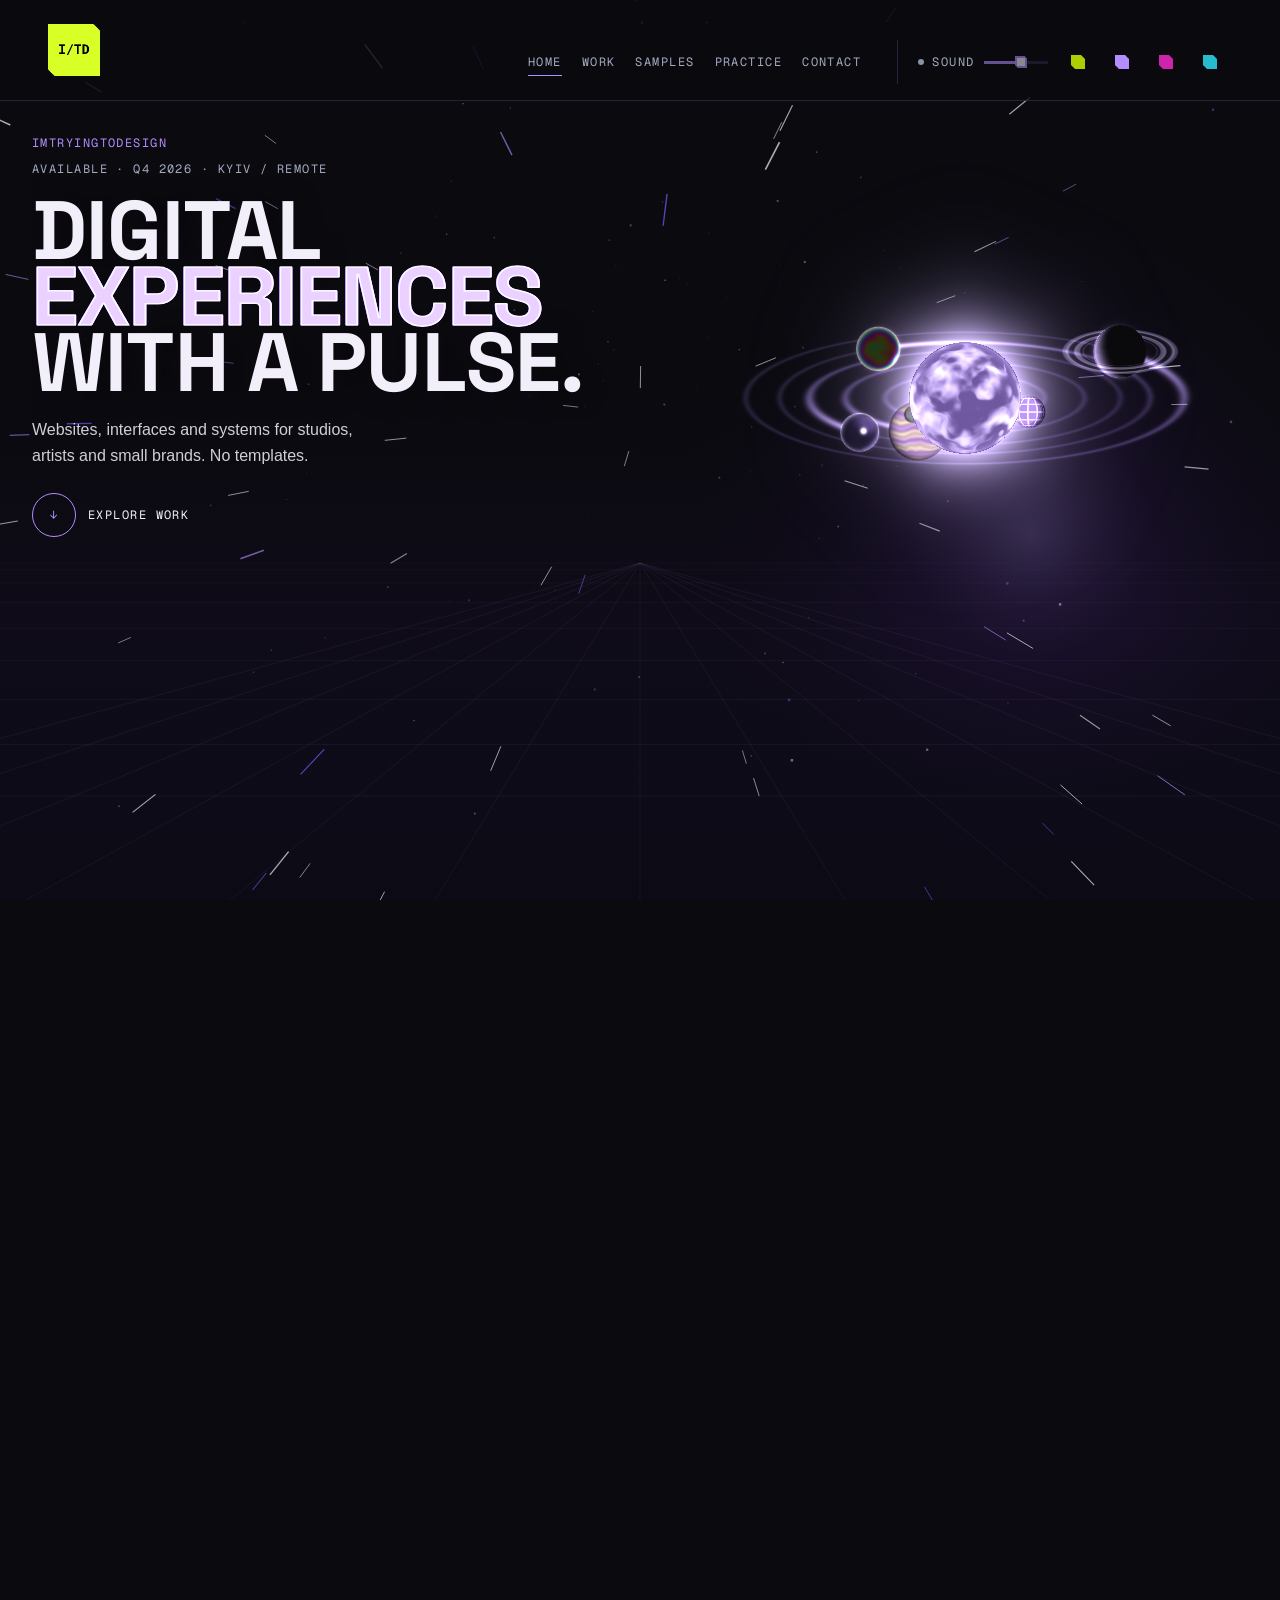
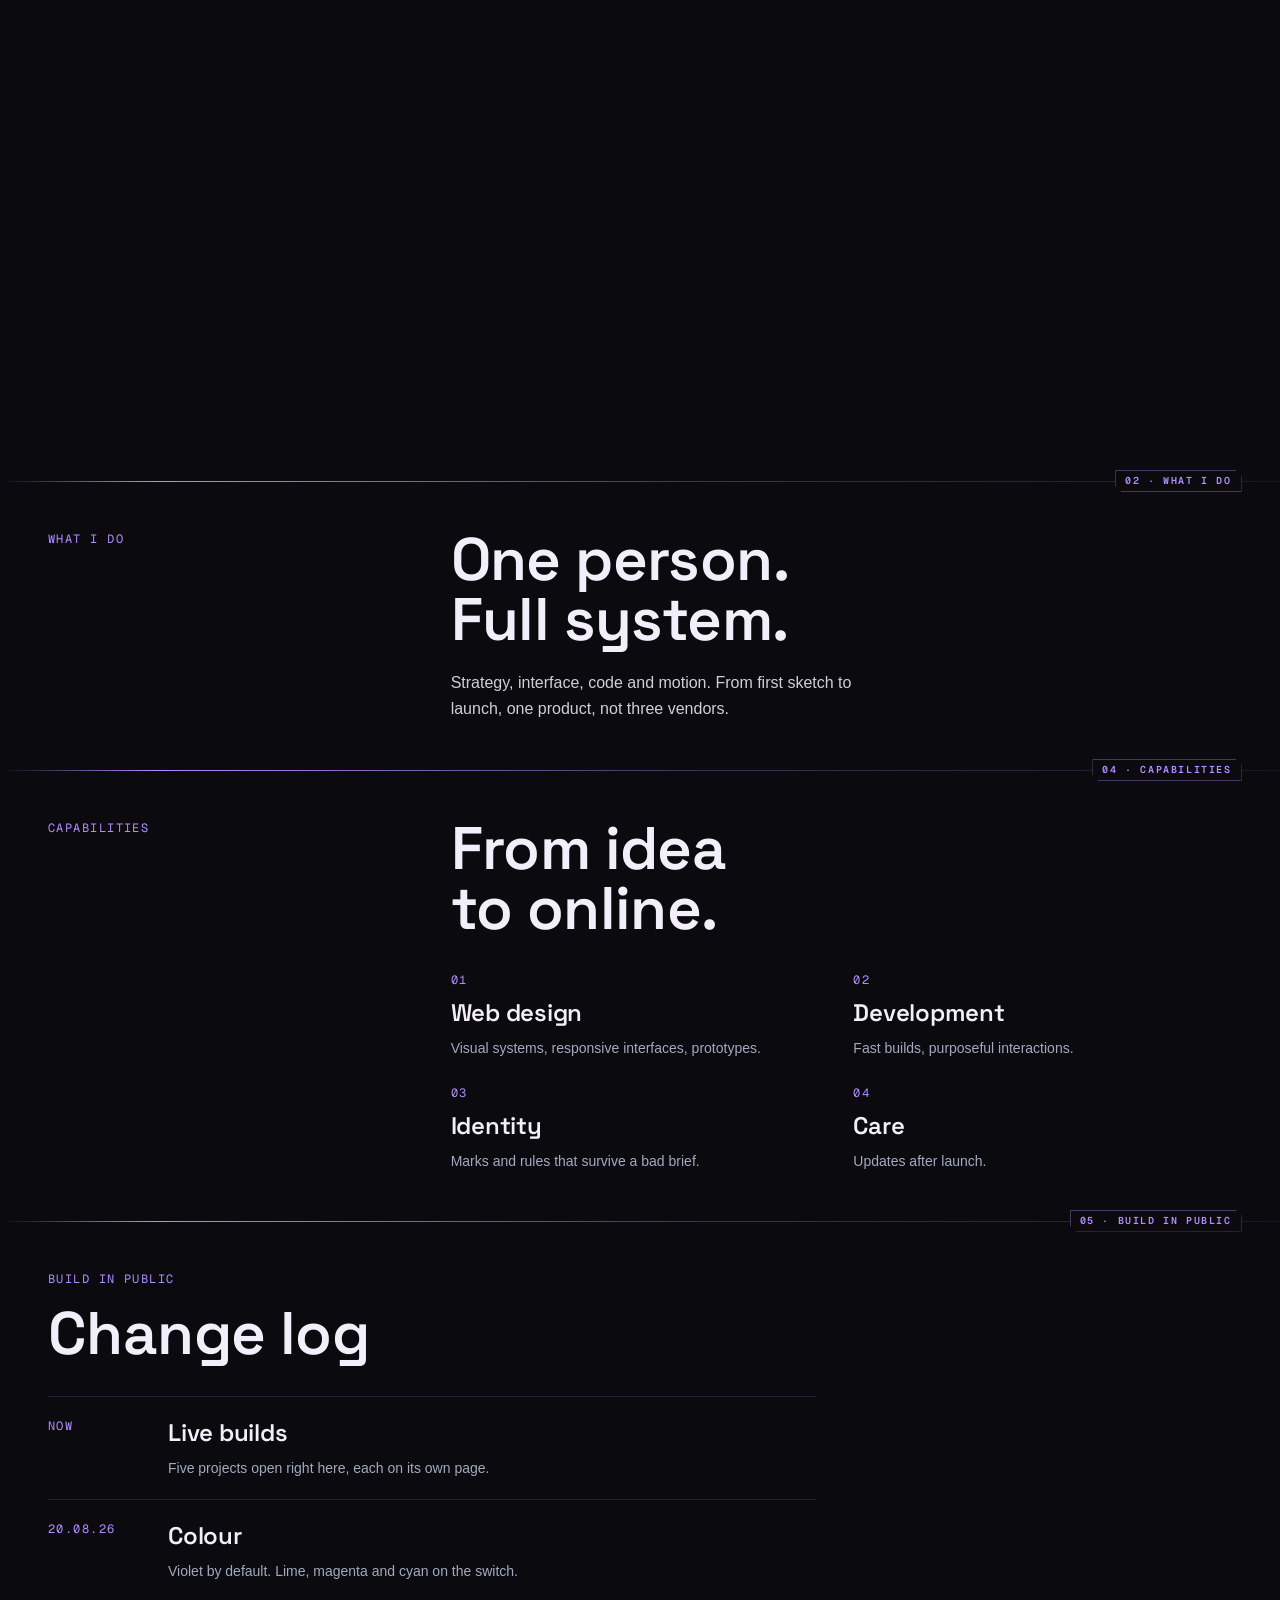
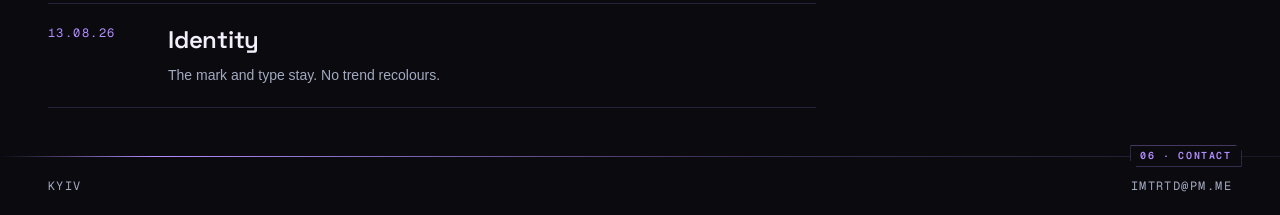
<file: index.html>
<!DOCTYPE html>

<html class="antialiased" lang="en"><head><script>try{var a=localStorage.getItem("imtrtd-accent");if(a==="lime"||a==="magenta"||a==="cyan")document.documentElement.dataset.accent=a}catch(e){}</script><meta content="summary_large_image" name="twitter:card"/><meta content="imtrtd.space" property="og:title"/><meta content="https://velvet-apex-iris-acorn.grok.me/og.jpg" property="og:image"/><meta content="1200" property="og:image:width"/><meta content="630" property="og:image:height"/><meta content="https://velvet-apex-iris-acorn.grok.me/x-banner.jpg" property="x:game:image"/><meta content="1200" property="x:game:image:width"/><meta content="264" property="x:game:image:height"/><meta charset="utf-8"/><meta content="width=device-width, initial-scale=1" name="viewport"/><link data-precedence="default" href="assets/styles-AITc7i4Y.css" rel="stylesheet"/><link data-precedence="default" href="https://fonts.googleapis.com/css2?family=Arimo:wght@400;500;600;700&family=Geist+Mono:wght@400;600;700&display=swap" rel="stylesheet"/><title>imtrtd.space</title><meta content="#0a0a0f" name="theme-color"/><meta content="imtrtd.space — Im Trying To Design. The studio site." name="description"/><link href="favicon.svg" rel="icon" type="image/svg+xml"/><link href="favicon-32x32.png" rel="icon" sizes="32x32" type="image/png"/><link href="favicon.ico" rel="icon" sizes="any"/><link href="apple-touch-icon.png" rel="apple-touch-icon"/><link href="https://fonts.googleapis.com" rel="preconnect"/><link crossorigin="anonymous" href="https://fonts.gstatic.com" rel="preconnect"/><link href="__grok/icon-180.png" rel="apple-touch-icon"/><meta content="imtrtd.space" name="apple-mobile-web-app-title"/><meta content="black" name="apple-mobile-web-app-status-bar-style"/><meta content="01a12a42-2c07-7f63-a3ba-faefddaf1310" name="grok-project-id"/><meta content="01a12a42-2c07-7f63-a3ba-faefddaf1310" property="grok:app_id"/><meta content="@Pseudocx" property="x:creator"/><meta content="2080774896229998592" property="x:creator:id"/><link href="assets/merge-palette.css" rel="stylesheet"/><link href="https://fonts.googleapis.com/css2?family=Space+Grotesk:wght@500;600;700&display=swap" rel="stylesheet"/><script defer="" src="assets/studio.js"></script></head><body class="font-sans text-paper"><canvas aria-hidden="true" class="cosmos-field"></canvas><div class="site-layer"><!--$--><div class="min-h-dvh text-paper"><header class="sticky top-0 z-30 grid grid-cols-[1fr_auto] items-center gap-x-2 border-b border-hair bg-ink/80 px-4 pt-2 pb-1 backdrop-blur-md sm:px-6 lg:grid-cols-[auto_1fr_auto] lg:items-end lg:px-8 lg:py-4 xl:px-12"><a aria-current="page" aria-label="ImTryingToDesign, home" class="inline-flex min-w-0 items-center gap-2.5 py-2 sm:gap-3.5 active" data-fx="logo" data-status="active" href="index.html"><img alt="I/TD" class="logo-mark" height="56" src="logo-mark.png" width="56"/></a><div class="flex items-center"><button aria-pressed="false" class="label inline-flex h-11 items-center gap-2 text-mute transition-colors duration-200 hover:text-paper" data-sound="true" type="button"><span class="size-1.5 rounded-full bg-mute"></span><span class="max-[340px]:sr-only">Sound</span></button><div aria-label="Site colour" class="flex items-center" role="radiogroup"><button aria-checked="true" aria-label="Lime" class="grid size-9 place-items-center sm:size-11" data-fx="lime" role="radio" type="button"><span class="size-3.5 ring-2 ring-paper ring-offset-2 ring-offset-ink" style="background:#d8ff00;box-shadow:0 0 12px #d8ff00;clip-path:polygon(0 0, calc(100% - 4px) 0, 100% 4px, 100% 100%, 4px 100%, 0 calc(100% - 4px))"></span></button><button aria-checked="false" aria-label="Violet" class="grid size-9 place-items-center sm:size-11" data-fx="violet" role="radio" type="button"><span class="size-3.5 opacity-80" style="background:#bf00ff;clip-path:polygon(0 0, calc(100% - 4px) 0, 100% 4px, 100% 100%, 4px 100%, 0 calc(100% - 4px))"></span></button><button aria-checked="false" aria-label="Magenta" class="grid size-9 place-items-center sm:size-11" data-fx="magenta" role="radio" type="button"><span class="size-3.5 opacity-80" style="background:#ff2bd6;clip-path:polygon(0 0, calc(100% - 4px) 0, 100% 4px, 100% 100%, 4px 100%, 0 calc(100% - 4px))"></span></button><button aria-checked="false" aria-label="Cyan" class="grid size-9 place-items-center sm:size-11" data-fx="cyan" role="radio" type="button"><span class="size-3.5 opacity-80" style="background:#2ee9ff;clip-path:polygon(0 0, calc(100% - 4px) 0, 100% 4px, 100% 100%, 4px 100%, 0 calc(100% - 4px))"></span></button></div></div><nav class="col-span-2 -mx-4 flex gap-x-1 overflow-x-auto px-4 sm:-mx-6 sm:px-6 lg:col-span-1 lg:col-start-2 lg:row-start-1 lg:mx-0 lg:justify-end lg:gap-x-4 lg:overflow-visible lg:px-0 xl:gap-x-5"><a aria-current="page" class="label inline-flex h-11 shrink-0 items-center text-mute transition-colors duration-200 hover:text-paper data-[status=active]:text-paper active" data-fx="home" data-status="active" href="index.html">Home</a><a class="label inline-flex h-11 shrink-0 items-center text-mute transition-colors duration-200 hover:text-paper data-[status=active]:text-paper" data-fx="work" href="selected.html">Work</a><a class="label inline-flex h-11 shrink-0 items-center text-mute transition-colors duration-200 hover:text-paper data-[status=active]:text-paper" data-fx="samples" href="archive.html">Samples</a><a class="label inline-flex h-11 shrink-0 items-center text-mute transition-colors duration-200 hover:text-paper data-[status=active]:text-paper" data-fx="practice" href="practice.html">Practice</a><a class="label inline-flex h-11 shrink-0 items-center text-mute transition-colors duration-200 hover:text-paper data-[status=active]:text-paper" data-fx="contact" href="contact.html">Contact</a></nav></header><section class="pulse-stage" data-open="0" id="brief"><div class="pulse-pin"><div class="pulse-copy min-w-0"><p class="label text-signal">ImTryingToDesign</p><p class="label mt-2 text-mute">Available · Q4 2026 · Kyiv / Remote</p><h1 class="hero-title mt-4 sm:mt-5">DIGITAL<br/><span class="hero-glitch" data-text="EXPERIENCES">EXPERIENCES</span><br/>WITH A PULSE.</h1><p class="mt-5 max-w-[38ch] text-base leading-relaxed text-paper/80">Websites, interfaces and systems for studios, artists and small brands. No templates.</p><a class="label mt-6 inline-flex h-11 items-center gap-3 text-paper" data-fx="explore" href="selected.html"><span class="grid size-11 place-items-center rounded-full border border-signal text-signal">↓</span>Explore work</a></div><div aria-hidden="true" class="pulse-figure"><canvas aria-hidden="true" class="pulse-shader absolute inset-0 h-full w-full touch-none"></canvas></div><div class="brief-panel"><p class="label text-signal">Brief</p><h2 class="mt-2 max-w-[14ch] font-display text-3xl font-semibold tracking-tight sm:text-4xl">Send a brief.</h2><form class="mt-4 grid gap-3"><div class="grid gap-3 sm:grid-cols-2"><label class="grid gap-1"><span class="label text-mute">Name</span><input autocomplete="name" class="brief-field" name="name" required=""/></label><label class="grid gap-1"><span class="label text-mute">Email / Telegram</span><input autocomplete="email" class="brief-field" name="contact" required=""/></label></div><label class="grid gap-1"><span class="label text-mute">Type</span><select class="brief-field" data-fx="job" name="task"><option selected="">Website</option><option>Identity</option><option>Interface</option><option>Tool</option><option>Other</option></select></label><label class="grid gap-1"><span class="label text-mute">Note</span><textarea class="brief-field resize-none" name="note" rows="2"></textarea></label><button class="label h-11 bg-signal px-5 text-ink" data-fx="send" type="submit">Send brief</button></form></div></div></section><section class="grid gap-6 border-t border-hair px-4 py-10 sm:px-6 sm:py-12 lg:grid-cols-12 lg:px-8 xl:px-12" data-div="02 · What I do"><p class="label text-signal lg:col-span-4">What I do</p><div class="lg:col-span-8"><h2 class="font-display text-3xl font-semibold tracking-tight sm:text-4xl lg:text-6xl">One person.<br/>Full system.</h2><p class="mt-5 max-w-[46ch] text-base leading-relaxed text-paper/80">Strategy, interface, code and motion. From first sketch to launch, one product, not three vendors.</p></div></section><section class="grid gap-6 border-t border-hair px-4 py-10 sm:px-6 sm:py-12 lg:grid-cols-12 lg:px-8 xl:px-12" data-div="04 · Capabilities"><p class="label text-signal lg:col-span-4">Capabilities</p><div class="lg:col-span-8"><h2 class="font-display text-3xl font-semibold tracking-tight sm:text-4xl lg:text-6xl">From idea<br/>to online.</h2><ul class="mt-8 grid gap-6 sm:grid-cols-2"><li><p class="label text-signal">01</p><p class="mt-2 font-display text-2xl font-semibold">Web design</p><p class="mt-2 text-sm leading-relaxed text-mute">Visual systems, responsive interfaces, prototypes.</p></li><li><p class="label text-signal">02</p><p class="mt-2 font-display text-2xl font-semibold">Development</p><p class="mt-2 text-sm leading-relaxed text-mute">Fast builds, purposeful interactions.</p></li><li><p class="label text-signal">03</p><p class="mt-2 font-display text-2xl font-semibold">Identity</p><p class="mt-2 text-sm leading-relaxed text-mute">Marks and rules that survive a bad brief.</p></li><li><p class="label text-signal">04</p><p class="mt-2 font-display text-2xl font-semibold">Care</p><p class="mt-2 text-sm leading-relaxed text-mute">Updates after launch.</p></li></ul></div></section><section class="border-t border-hair px-4 py-10 sm:px-6 sm:py-12 lg:px-8 xl:px-12" data-div="05 · Build in public"><p class="label text-signal">Build in public</p><h2 class="mt-4 font-display text-3xl font-semibold tracking-tight sm:text-4xl lg:text-6xl">Change log</h2><ol class="mt-8 max-w-3xl border-t border-hair"><li class="grid gap-2 border-b border-hair py-5 md:grid-cols-[7rem_1fr]"><span class="label text-signal">Now</span><span><span class="font-display text-2xl font-semibold">Live builds</span><span class="mt-2 block max-w-[52ch] text-sm leading-relaxed text-mute">Five projects open right here, each on its own page.</span></span></li><li class="grid gap-2 border-b border-hair py-5 md:grid-cols-[7rem_1fr]"><span class="label text-signal">20.08.26</span><span><span class="font-display text-2xl font-semibold">Colour</span><span class="mt-2 block max-w-[52ch] text-sm leading-relaxed text-mute">Violet by default. Lime, magenta and cyan on the switch.</span></span></li><li class="grid gap-2 border-b border-hair py-5 md:grid-cols-[7rem_1fr]"><span class="label text-signal">13.08.26</span><span><span class="font-display text-2xl font-semibold">Identity</span><span class="mt-2 block max-w-[52ch] text-sm leading-relaxed text-mute">The mark and type stay. No trend recolours.</span></span></li></ol></section><footer class="flex flex-wrap items-baseline justify-between gap-3 border-t border-hair px-4 py-5 sm:px-6 lg:px-8 xl:px-12" data-div="06 · Contact"><p class="label text-mute">Kyiv</p><a class="label text-mute transition-colors duration-200 hover:text-paper" data-fx="mail" href="mailto:imtrtd@pm.me">imtrtd@pm.me</a></footer></div><!--/$--></div><script>
if (window.matchMedia('(max-width: 767px)').matches) {
  const pages = ['index.html', 'selected.html', 'archive.html', 'practice.html', 'contact.html'];
  const current = location.pathname.split('/').pop() || 'index.html';
  const idx = pages.indexOf(current);
  if (idx !== -1) {
    let startX = 0;
    document.addEventListener('touchstart', e => { startX = e.changedTouches[0].screenX; }, {passive: true});
    document.addEventListener('touchend', e => {
      const diff = startX - e.changedTouches[0].screenX;
      if (Math.abs(diff) < 60) return;
      if (diff > 0 && idx < pages.length - 1) location.href = pages[idx + 1];
      else if (diff < 0 && idx > 0) location.href = pages[idx - 1];
    }, {passive: true});
  }
}
</script></body></html>
</file>
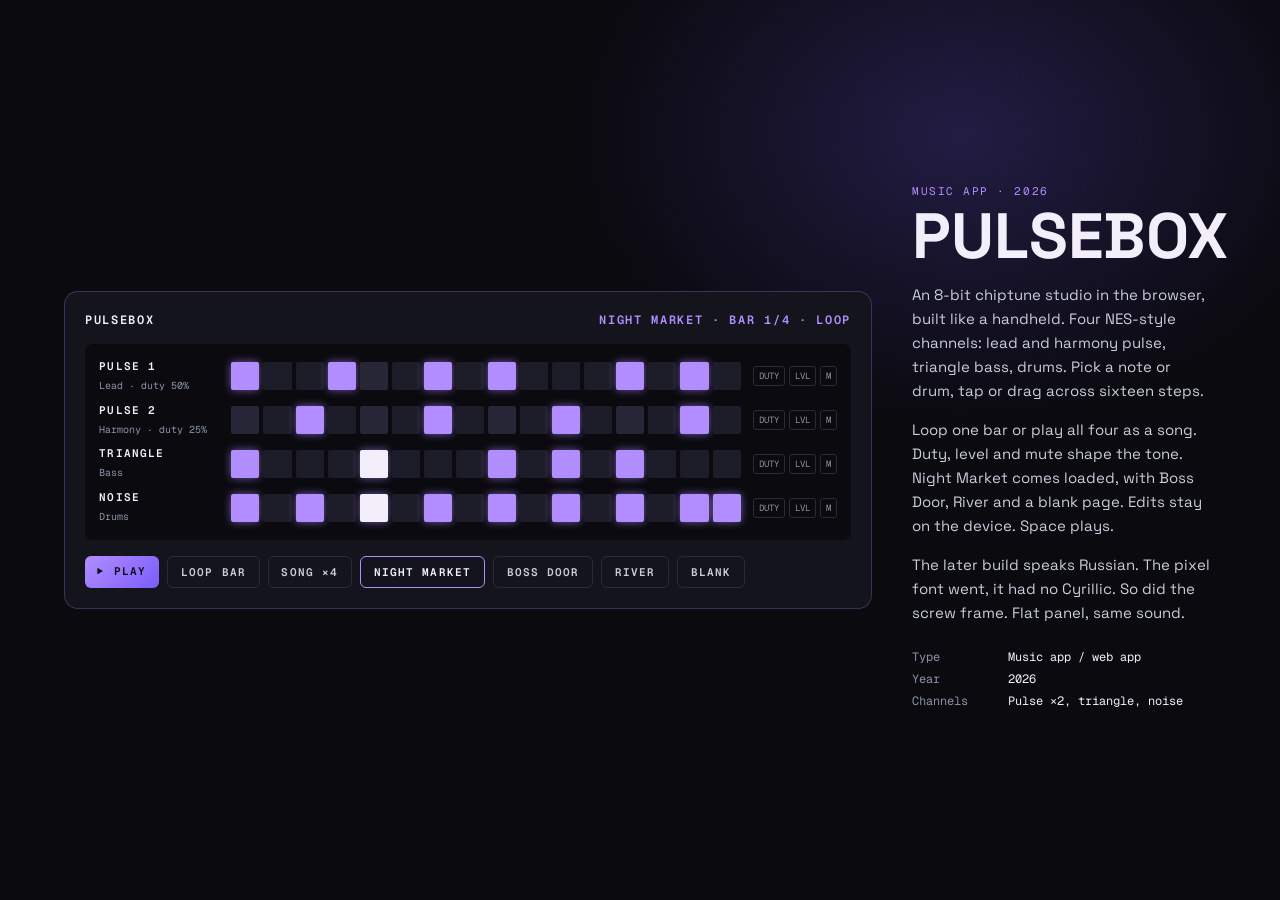
<file: sites/pulse-box/index.html>
<!doctype html><html lang="en"><head><meta charset="utf-8"><meta name="viewport" content="width=device-width,initial-scale=1"><title>PULSEBOX</title>
<link href="https://fonts.googleapis.com/css2?family=Space+Grotesk:wght@500;700&family=Geist+Mono:wght@400;600&display=swap" rel="stylesheet">
<style>*{box-sizing:border-box}body{margin:0;min-height:100vh;background:radial-gradient(40rem 30rem at 75% 15%,rgba(123,92,255,.22),transparent 60%),#0a0a0f;color:#f3effa;font-family:"Space Grotesk",Arial,sans-serif;display:grid;place-items:center;padding:2rem}
.wrap{display:grid;grid-template-columns:minmax(0,1fr) 19rem;gap:2.5rem;max-width:72rem;width:100%;align-items:center}
.dev{background:#14141c;border:1px solid rgba(178,141,255,.25);border-radius:14px;padding:1.25rem}
.top{display:flex;justify-content:space-between;align-items:center;font:600 12px "Geist Mono",monospace;letter-spacing:.14em;margin-bottom:1rem}.top em{font-style:normal;color:#b28dff}
.screen{background:#0a0a0f;border-radius:8px;padding:.9rem;display:grid;gap:.55rem}
.row{display:grid;grid-template-columns:7.5rem 1fr auto;gap:.75rem;align-items:center}
.ch b{display:block;font:600 11px "Geist Mono",monospace;letter-spacing:.1em}.ch span{font:10px "Geist Mono",monospace;color:#8b93a7}
.steps{display:grid;grid-template-columns:repeat(16,1fr);gap:4px}.steps i{cursor:pointer;aspect-ratio:1;background:#1d1d29;border-radius:2px}.steps i.bar{background:#262636}.steps i.on{background:#b28dff;box-shadow:0 0 8px rgba(178,141,255,.6)}.steps i:nth-child(5).on{background:#f3effa}
.knobs{display:flex;gap:4px}.knobs span{font:9px "Geist Mono",monospace;color:#8b93a7;border:1px solid #2a2a3a;padding:3px 5px;border-radius:3px}
.ctrl{display:flex;gap:.5rem;margin-top:1rem;flex-wrap:wrap;font:600 11px "Geist Mono",monospace;letter-spacing:.1em}.ctrl span{border:1px solid #2a2a3a;padding:.5rem .8rem;border-radius:6px;color:#c8cedb}.ctrl .p{background:linear-gradient(135deg,#b28dff,#7b5cff);color:#0a0a0f;border:0}
h1{font-size:clamp(2.6rem,5vw,4.2rem);margin:.4rem 0 1rem;line-height:.95}.lab{font:11px "Geist Mono",monospace;letter-spacing:.14em;color:#b28dff}p{color:#c8cedb;line-height:1.6;font-size:15px}
dl{display:grid;grid-template-columns:5rem 1fr;gap:.4rem 1rem;font:12px "Geist Mono",monospace;color:#8b93a7;margin-top:1.5rem}dd{margin:0;color:#f3effa}
@media(max-width:900px){body{padding:1rem}.top{flex-direction:column;align-items:flex-start;gap:.35rem}.row{grid-template-columns:1fr!important;gap:.3rem}.ch{display:flex;gap:.6rem;align-items:baseline}.steps{gap:3px}.dev{padding:1rem}.wrap{grid-template-columns:1fr}.knobs{display:none}.row{grid-template-columns:5.5rem 1fr}}.steps i.now{outline:1px solid #f3effa}.ctrl span{cursor:pointer;user-select:none}.ctrl span.sel{border-color:#b28dff;color:#f3effa}.knobs span{cursor:pointer}.knobs span.m{color:#0a0a0f;background:#8b93a7}.row.muted .steps{opacity:.35}</style></head><body><div class="wrap">
<div class="dev"><div class="top"><span>PULSEBOX</span><em>NIGHT MARKET · BAR 1/4 · LOOP</em></div><div class="screen"><div class="row"><div class="ch"><b>PULSE 1</b><span>Lead · duty 50%</span></div><div class="steps"><i class="on bar"></i><i class=""></i><i class=""></i><i class="on"></i><i class=" bar"></i><i class=""></i><i class="on"></i><i class=""></i><i class="on bar"></i><i class=""></i><i class=""></i><i class=""></i><i class="on bar"></i><i class=""></i><i class="on"></i><i class=""></i></div><div class="knobs"><span>DUTY</span><span>LVL</span><span>M</span></div></div><div class="row"><div class="ch"><b>PULSE 2</b><span>Harmony · duty 25%</span></div><div class="steps"><i class=" bar"></i><i class=""></i><i class="on"></i><i class=""></i><i class=" bar"></i><i class=""></i><i class="on"></i><i class=""></i><i class=" bar"></i><i class=""></i><i class="on"></i><i class=""></i><i class=" bar"></i><i class=""></i><i class="on"></i><i class=""></i></div><div class="knobs"><span>DUTY</span><span>LVL</span><span>M</span></div></div><div class="row"><div class="ch"><b>TRIANGLE</b><span>Bass</span></div><div class="steps"><i class="on bar"></i><i class=""></i><i class=""></i><i class=""></i><i class="on bar"></i><i class=""></i><i class=""></i><i class=""></i><i class="on bar"></i><i class=""></i><i class="on"></i><i class=""></i><i class="on bar"></i><i class=""></i><i class=""></i><i class=""></i></div><div class="knobs"><span>DUTY</span><span>LVL</span><span>M</span></div></div><div class="row"><div class="ch"><b>NOISE</b><span>Drums</span></div><div class="steps"><i class="on bar"></i><i class=""></i><i class="on"></i><i class=""></i><i class="on bar"></i><i class=""></i><i class="on"></i><i class=""></i><i class="on bar"></i><i class=""></i><i class="on"></i><i class=""></i><i class="on bar"></i><i class=""></i><i class="on"></i><i class="on"></i></div><div class="knobs"><span>DUTY</span><span>LVL</span><span>M</span></div></div></div>
<div class="ctrl"><span class="p">▶ PLAY</span><span>LOOP BAR</span><span>SONG ×4</span><span>NIGHT MARKET</span><span>BOSS DOOR</span><span>RIVER</span><span>BLANK</span></div></div>
<div><span class="lab">MUSIC APP · 2026</span><h1>PULSEBOX</h1>
<p>An 8-bit chiptune studio in the browser, built like a handheld. Four NES-style channels: lead and harmony pulse, triangle bass, drums. Pick a note or drum, tap or drag across sixteen steps.</p>
<p>Loop one bar or play all four as a song. Duty, level and mute shape the tone. Night Market comes loaded, with Boss Door, River and a blank page. Edits stay on the device. Space plays.</p>
<p>The later build speaks Russian. The pixel font went, it had no Cyrillic. So did the screw frame. Flat panel, same sound.</p>
<dl><dt>Type</dt><dd>Music app / web app</dd><dt>Year</dt><dd>2026</dd><dt>Channels</dt><dd>Pulse ×2, triangle, noise</dd></dl></div></div><script>
(function(){var rows=[].slice.call(document.querySelectorAll('.row')),ctx=null,playing=false,step=0,timer=0,drag=null,
notes=[[76,0,0,79,0,0,81,0,79,0,0,0,76,0,74,0],[0,0,72,0,0,0,76,0,0,0,72,0,0,0,71,0],[45,0,0,0,45,0,0,0,41,0,43,0,45,0,0,0],[1,0,2,0,1,0,2,0,1,0,2,0,1,0,2,2]],
types=['square','square','triangle','noise'],vols=[.08,.05,.12,.09];
var play=document.querySelector('.ctrl .p');
function ac(){if(!ctx){var C=window.AudioContext||window.webkitAudioContext;if(C)ctx=new C()}if(ctx)ctx.resume();return ctx}
function hit(ch,t){var c=ctx;if(!c)return;var g=c.createGain();g.connect(c.destination);var v=vols[ch]*(rows[ch].dataset.lvl==='lo'?.4:1);
 if(types[ch]==='noise'){var b=c.createBuffer(1,c.sampleRate*.12,c.sampleRate),d=b.getChannelData(0);for(var i=0;i<d.length;i++)d[i]=Math.random()*2-1;var s=c.createBufferSource();s.buffer=b;var f=c.createBiquadFilter();f.type=notes[3][t]===1?'lowpass':'highpass';f.frequency.value=notes[3][t]===1?300:5000;s.connect(f);f.connect(g);g.gain.setValueAtTime(v*2,c.currentTime);g.gain.exponentialRampToValueAtTime(1e-4,c.currentTime+.12);s.start();return}
 var o=c.createOscillator();o.type=types[ch];var m=notes[ch][t]||(ch===2?45:ch===1?72:76);o.frequency.value=440*Math.pow(2,(m-69)/12);o.connect(g);g.gain.setValueAtTime(v,c.currentTime);g.gain.exponentialRampToValueAtTime(1e-4,c.currentTime+.16);o.start();o.stop(c.currentTime+.18)}
function tick(){rows.forEach(function(r,ch){var cells=r.querySelectorAll('.steps i');cells.forEach(function(c,i){c.classList.toggle('now',i===step)});if(cells[step].classList.contains('on')&&!r.classList.contains('muted'))hit(ch,step)});step=(step+1)%16}
play.addEventListener('click',function(){playing=!playing;if(playing){ac();step=0;tick();timer=setInterval(tick,125);play.textContent='\u25A0 STOP'}else{clearInterval(timer);play.textContent='\u25B6 PLAY';document.querySelectorAll('.now').forEach(function(n){n.classList.remove('now')})}});
rows.forEach(function(r,ch){var cells=[].slice.call(r.querySelectorAll('.steps i'));cells.forEach(function(c,i){
 c.addEventListener('pointerdown',function(e){e.preventDefault();drag=!c.classList.contains('on');c.classList.toggle('on',drag);if(drag&&ac())hit(ch,i)});
 c.addEventListener('pointerenter',function(){if(drag!==null)c.classList.toggle('on',drag)})});
 var k=r.querySelectorAll('.knobs span');if(k.length){k[2].addEventListener('click',function(){r.classList.toggle('muted');k[2].classList.toggle('m')});
 k[1].addEventListener('click',function(){r.dataset.lvl=r.dataset.lvl==='lo'?'':'lo';k[1].classList.toggle('m')});
 k[0].addEventListener('click',function(){if(ch<2){types[ch]=types[ch]==='square'?'sawtooth':'square';k[0].classList.toggle('m')}})}});
addEventListener('pointerup',function(){drag=null});
addEventListener('keydown',function(e){if(e.code==='Space'){e.preventDefault();play.click()}});
var presets=[].slice.call(document.querySelectorAll('.ctrl span')).slice(3);presets[0].classList.add('sel');
presets.forEach(function(p,pi){p.addEventListener('click',function(){presets.forEach(function(q){q.classList.remove('sel')});p.classList.add('sel');
 rows.forEach(function(r,ch){r.querySelectorAll('.steps i').forEach(function(c,i){var on=pi===3?false:pi===0?c.dataset.orig==='1':((i*(ch+2)+pi*3)%(pi===1?3:5)===0);c.classList.toggle('on',on)})});
 document.querySelector('.top em').textContent=p.textContent+' \u00B7 BAR 1/4 \u00B7 LOOP'})});
document.querySelectorAll('.steps i').forEach(function(c){c.dataset.orig=c.classList.contains('on')?'1':'0'});
})();
</script></body></html>
</file>
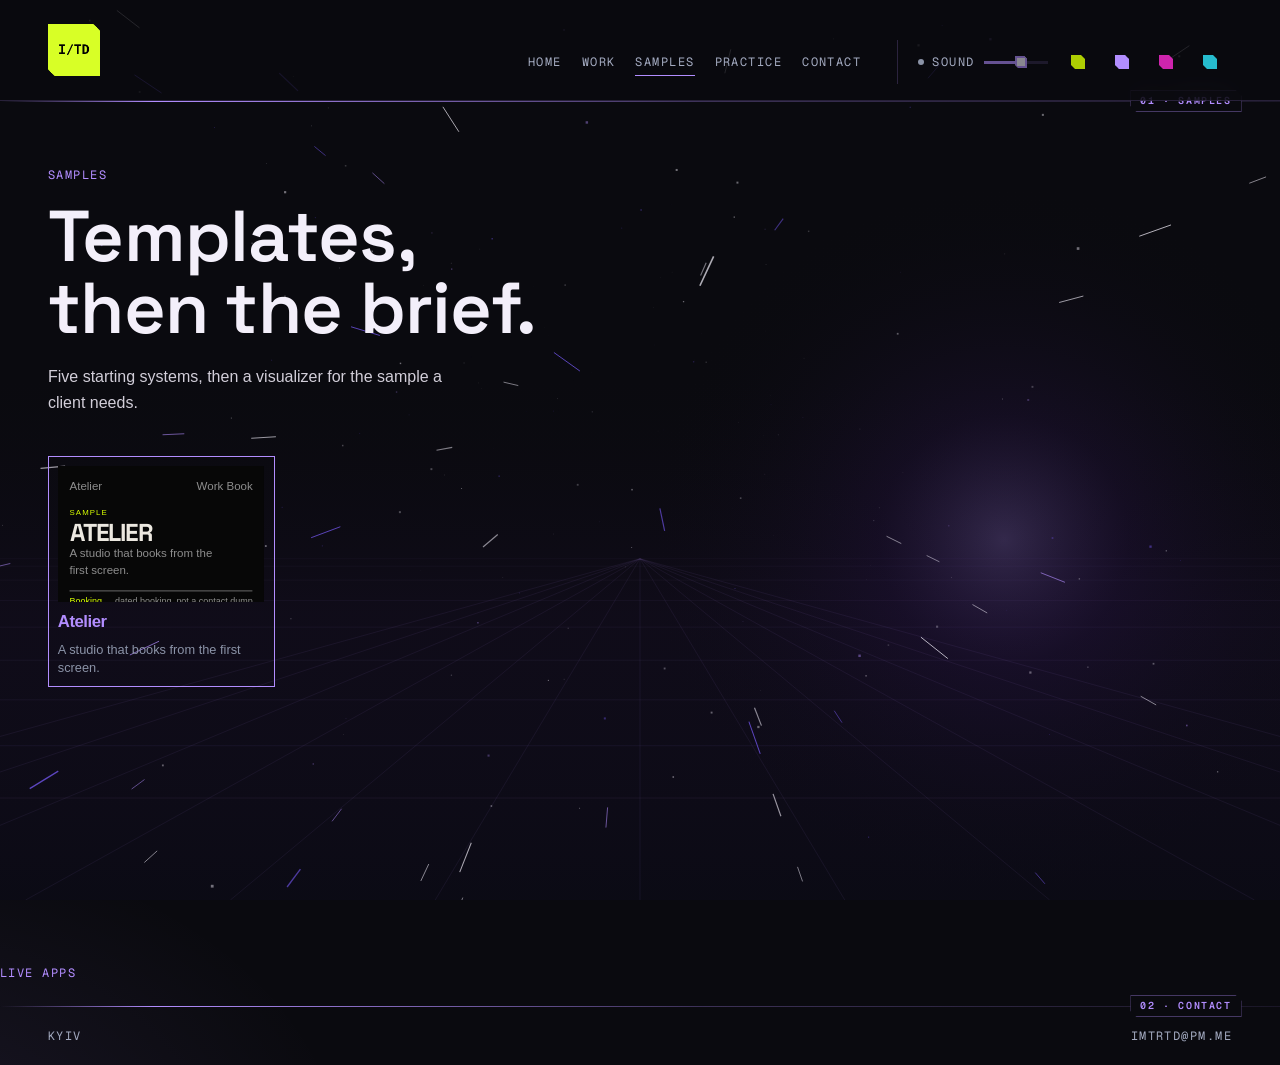
<file: archive.html>
<!DOCTYPE html>

<html class="antialiased" lang="en"><head><script>try{var a=localStorage.getItem("imtrtd-accent");if(a==="lime"||a==="magenta"||a==="cyan")document.documentElement.dataset.accent=a}catch(e){}</script><meta content="summary_large_image" name="twitter:card"/><meta content="imtrtd.space" property="og:title"/><meta content="https://velvet-apex-iris-acorn.grok.me/og.jpg" property="og:image"/><meta content="1200" property="og:image:width"/><meta content="630" property="og:image:height"/><meta content="https://velvet-apex-iris-acorn.grok.me/x-banner.jpg" property="x:game:image"/><meta content="1200" property="x:game:image:width"/><meta content="264" property="x:game:image:height"/><meta charset="utf-8"/><meta content="width=device-width, initial-scale=1" name="viewport"/><link data-precedence="default" href="assets/styles-AITc7i4Y.css" rel="stylesheet"/><link data-precedence="default" href="https://fonts.googleapis.com/css2?family=Arimo:wght@400;500;600;700&family=Geist+Mono:wght@400;600;700&display=swap" rel="stylesheet"/><title>imtrtd.space</title><meta content="#0a0a0f" name="theme-color"/><meta content="imtrtd.space — Im Trying To Design. The studio site." name="description"/><link href="favicon.svg" rel="icon" type="image/svg+xml"/><link href="favicon-32x32.png" rel="icon" sizes="32x32" type="image/png"/><link href="favicon.ico" rel="icon" sizes="any"/><link href="apple-touch-icon.png" rel="apple-touch-icon"/><link href="https://fonts.googleapis.com" rel="preconnect"/><link crossorigin="anonymous" href="https://fonts.gstatic.com" rel="preconnect"/><link href="__grok/icon-180.png" rel="apple-touch-icon"/><meta content="imtrtd.space" name="apple-mobile-web-app-title"/><meta content="black" name="apple-mobile-web-app-status-bar-style"/><meta content="01a12a42-2c07-7f63-a3ba-faefddaf1310" name="grok-project-id"/><meta content="01a12a42-2c07-7f63-a3ba-faefddaf1310" property="grok:app_id"/><meta content="@Pseudocx" property="x:creator"/><meta content="2080774896229998592" property="x:creator:id"/><link href="assets/merge-palette.css" rel="stylesheet"/><link href="https://fonts.googleapis.com/css2?family=Space+Grotesk:wght@500;600;700&display=swap" rel="stylesheet"/><script defer="" src="assets/studio.js"></script></head><body class="font-sans text-paper"><canvas aria-hidden="true" class="cosmos-field"></canvas><div class="site-layer"><!--$--><div class="min-h-dvh text-paper"><header class="sticky top-0 z-30 grid grid-cols-[1fr_auto] items-center gap-x-2 border-b border-hair bg-ink/80 px-4 pt-2 pb-1 backdrop-blur-md sm:px-6 lg:grid-cols-[auto_1fr_auto] lg:items-end lg:px-8 lg:py-4 xl:px-12"><a aria-label="ImTryingToDesign, home" class="inline-flex min-w-0 items-center gap-2.5 py-2 sm:gap-3.5" data-fx="logo" href="index.html"><img alt="I/TD" class="logo-mark" height="56" src="logo-mark.png" width="56"/></a><div class="flex items-center"><button aria-pressed="false" class="label inline-flex h-11 items-center gap-2 text-mute transition-colors duration-200 hover:text-paper" data-sound="true" type="button"><span class="size-1.5 rounded-full bg-mute"></span><span class="max-[340px]:sr-only">Sound</span></button><div aria-label="Site colour" class="flex items-center" role="radiogroup"><button aria-checked="true" aria-label="Lime" class="grid size-9 place-items-center sm:size-11" data-fx="lime" role="radio" type="button"><span class="size-3.5 ring-2 ring-paper ring-offset-2 ring-offset-ink" style="background:#d8ff00;box-shadow:0 0 12px #d8ff00;clip-path:polygon(0 0, calc(100% - 4px) 0, 100% 4px, 100% 100%, 4px 100%, 0 calc(100% - 4px))"></span></button><button aria-checked="false" aria-label="Violet" class="grid size-9 place-items-center sm:size-11" data-fx="violet" role="radio" type="button"><span class="size-3.5 opacity-80" style="background:#bf00ff;clip-path:polygon(0 0, calc(100% - 4px) 0, 100% 4px, 100% 100%, 4px 100%, 0 calc(100% - 4px))"></span></button><button aria-checked="false" aria-label="Magenta" class="grid size-9 place-items-center sm:size-11" data-fx="magenta" role="radio" type="button"><span class="size-3.5 opacity-80" style="background:#ff2bd6;clip-path:polygon(0 0, calc(100% - 4px) 0, 100% 4px, 100% 100%, 4px 100%, 0 calc(100% - 4px))"></span></button><button aria-checked="false" aria-label="Cyan" class="grid size-9 place-items-center sm:size-11" data-fx="cyan" role="radio" type="button"><span class="size-3.5 opacity-80" style="background:#2ee9ff;clip-path:polygon(0 0, calc(100% - 4px) 0, 100% 4px, 100% 100%, 4px 100%, 0 calc(100% - 4px))"></span></button></div></div><nav class="col-span-2 -mx-4 flex gap-x-1 overflow-x-auto px-4 sm:-mx-6 sm:px-6 lg:col-span-1 lg:col-start-2 lg:row-start-1 lg:mx-0 lg:justify-end lg:gap-x-4 lg:overflow-visible lg:px-0 xl:gap-x-5"><a class="label inline-flex h-11 shrink-0 items-center text-mute transition-colors duration-200 hover:text-paper data-[status=active]:text-paper" data-fx="home" href="index.html">Home</a><a class="label inline-flex h-11 shrink-0 items-center text-mute transition-colors duration-200 hover:text-paper data-[status=active]:text-paper" data-fx="work" href="selected.html">Work</a><a aria-current="page" class="label inline-flex h-11 shrink-0 items-center text-mute transition-colors duration-200 hover:text-paper data-[status=active]:text-paper active" data-fx="samples" data-status="active" href="archive.html">Samples</a><a class="label inline-flex h-11 shrink-0 items-center text-mute transition-colors duration-200 hover:text-paper data-[status=active]:text-paper" data-fx="practice" href="practice.html">Practice</a><a class="label inline-flex h-11 shrink-0 items-center text-mute transition-colors duration-200 hover:text-paper data-[status=active]:text-paper" data-fx="contact" href="contact.html">Contact</a></nav></header><main class="px-4 py-8 sm:px-6 sm:py-12 lg:px-8 lg:py-16 xl:px-12 border-t border-hair" data-div="01 · Samples"><p class="label text-signal">Samples</p><h1 class="mt-4 max-w-[14ch] font-display text-5xl font-semibold tracking-tight md:text-7xl">Templates, then the brief.</h1><p class="mt-5 max-w-[46ch] text-base leading-relaxed text-paper/80">Five starting systems, then a visualizer for the sample a client needs.</p><div class="mt-10"><div class="tz"><div class="tz-templates"><button class="tz-card is-on" data-fx="atelier" type="button"><span class="tz-card-preview"><div class="tz-frame tz-motion-drift" style="background:#070707;color:#ece8e0;font-family:Arial, 'Arimo', sans-serif;padding:16px"><div class="tz-nav" style="color:#8d8d8d"><span>Atelier</span><span>Work  Book</span></div><div class="tz-hero tz-hero-split"><div><p class="tz-kicker" style="color:#d8ff00">Sample</p><h3 style="font-size:34px">Atelier</h3><p style="color:#8d8d8d;max-width:28ch">A studio that books from the first screen.</p></div></div><ul class="tz-modules"><li style="border-color:#8d8d8d"><span style="color:#d8ff00">Booking</span><span style="color:#8d8d8d">dated booking, not a contact dump</span></li><li style="border-color:#8d8d8d"><span style="color:#d8ff00">Prices</span><span style="color:#8d8d8d">a visible rate table</span></li><li style="border-color:#8d8d8d"><span style="color:#d8ff00">Inquiry</span><span style="color:#8d8d8d">a short inquiry form</span></li><li style="border-color:#8d8d8d"><span style="color:#d8ff00">Gallery</span><span style="color:#8d8d8d">a strip of work plates</span></li></ul></div></span><span class="tz-card-name">Atelier</span><span class="tz-card-line">A studio that books from the first screen.</span></button></div></div></div></div><p class="label mt-16 text-signal">Live apps</p><ul class="mt-6 grid gap-8 sm:grid-cols-2 sm:gap-x-6 sm:gap-y-10"></ul></div></main><footer class="flex flex-wrap items-baseline justify-between gap-3 border-t border-hair px-4 py-5 sm:px-6 lg:px-8 xl:px-12" data-div="02 · Contact"><p class="label text-mute">Kyiv</p><a class="label text-mute transition-colors duration-200 hover:text-paper" data-fx="mail" href="mailto:imtrtd@pm.me">imtrtd@pm.me</a></footer></div><!--/$--></div><script>
if (window.matchMedia('(max-width: 767px)').matches) {
  const pages = ['index.html', 'selected.html', 'archive.html', 'practice.html', 'contact.html'];
  const current = location.pathname.split('/').pop() || 'index.html';
  const idx = pages.indexOf(current);
  if (idx !== -1) {
    let startX = 0;
    document.addEventListener('touchstart', e => { startX = e.changedTouches[0].screenX; }, {passive: true});
    document.addEventListener('touchend', e => {
      const diff = startX - e.changedTouches[0].screenX;
      if (Math.abs(diff) < 60) return;
      if (diff > 0 && idx < pages.length - 1) location.href = pages[idx + 1];
      else if (diff < 0 && idx > 0) location.href = pages[idx - 1];
    }, {passive: true});
  }
}
</script></body></html>
</file>
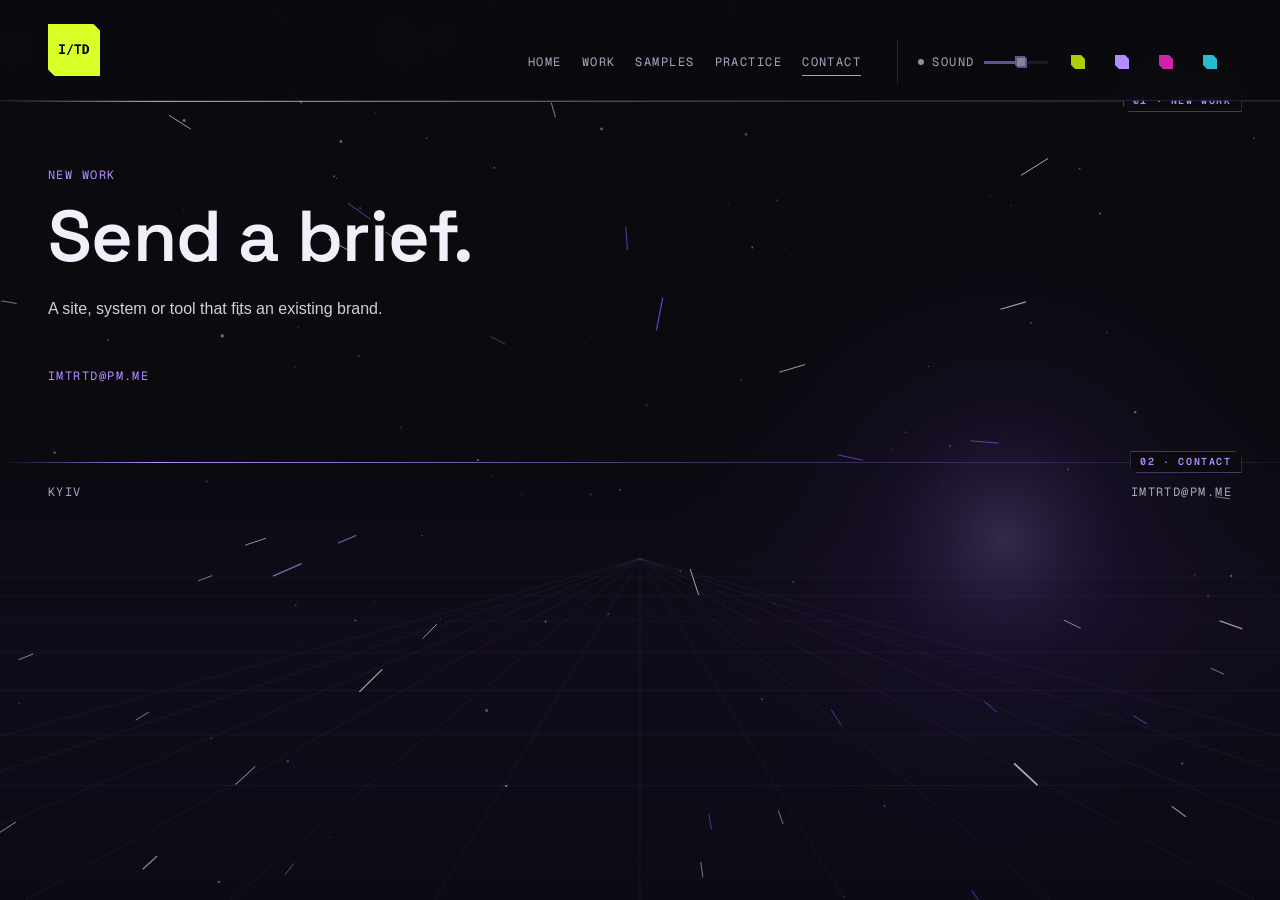
<file: contact.html>
<!DOCTYPE html>

<html class="antialiased" lang="en"><head><script>try{var a=localStorage.getItem("imtrtd-accent");if(a==="lime"||a==="magenta"||a==="cyan")document.documentElement.dataset.accent=a}catch(e){}</script><meta content="summary_large_image" name="twitter:card"/><meta content="imtrtd.space" property="og:title"/><meta content="https://velvet-apex-iris-acorn.grok.me/og.jpg" property="og:image"/><meta content="1200" property="og:image:width"/><meta content="630" property="og:image:height"/><meta content="https://velvet-apex-iris-acorn.grok.me/x-banner.jpg" property="x:game:image"/><meta content="1200" property="x:game:image:width"/><meta content="264" property="x:game:image:height"/><meta charset="utf-8"/><meta content="width=device-width, initial-scale=1" name="viewport"/><link data-precedence="default" href="assets/styles-AITc7i4Y.css" rel="stylesheet"/><link data-precedence="default" href="https://fonts.googleapis.com/css2?family=Arimo:wght@400;500;600;700&family=Geist+Mono:wght@400;600;700&display=swap" rel="stylesheet"/><title>imtrtd.space</title><meta content="#0a0a0f" name="theme-color"/><meta content="imtrtd.space — Im Trying To Design. The studio site." name="description"/><link href="favicon.svg" rel="icon" type="image/svg+xml"/><link href="favicon-32x32.png" rel="icon" sizes="32x32" type="image/png"/><link href="favicon.ico" rel="icon" sizes="any"/><link href="apple-touch-icon.png" rel="apple-touch-icon"/><link href="https://fonts.googleapis.com" rel="preconnect"/><link crossorigin="anonymous" href="https://fonts.gstatic.com" rel="preconnect"/><link href="__grok/icon-180.png" rel="apple-touch-icon"/><meta content="imtrtd.space" name="apple-mobile-web-app-title"/><meta content="black" name="apple-mobile-web-app-status-bar-style"/><meta content="01a12a42-2c07-7f63-a3ba-faefddaf1310" name="grok-project-id"/><meta content="01a12a42-2c07-7f63-a3ba-faefddaf1310" property="grok:app_id"/><meta content="@Pseudocx" property="x:creator"/><meta content="2080774896229998592" property="x:creator:id"/><link href="assets/merge-palette.css" rel="stylesheet"/><link href="https://fonts.googleapis.com/css2?family=Space+Grotesk:wght@500;600;700&display=swap" rel="stylesheet"/><script defer="" src="assets/studio.js"></script></head><body class="font-sans text-paper"><canvas aria-hidden="true" class="cosmos-field"></canvas><div class="site-layer"><!--$--><div class="min-h-dvh text-paper"><header class="sticky top-0 z-30 grid grid-cols-[1fr_auto] items-center gap-x-2 border-b border-hair bg-ink/80 px-4 pt-2 pb-1 backdrop-blur-md sm:px-6 lg:grid-cols-[auto_1fr_auto] lg:items-end lg:px-8 lg:py-4 xl:px-12"><a aria-label="ImTryingToDesign, home" class="inline-flex min-w-0 items-center gap-2.5 py-2 sm:gap-3.5" data-fx="logo" href="index.html"><img alt="I/TD" class="logo-mark" height="56" src="logo-mark.png" width="56"/></a><div class="flex items-center"><button aria-pressed="false" class="label inline-flex h-11 items-center gap-2 text-mute transition-colors duration-200 hover:text-paper" data-sound="true" type="button"><span class="size-1.5 rounded-full bg-mute"></span><span class="max-[340px]:sr-only">Sound</span></button><div aria-label="Site colour" class="flex items-center" role="radiogroup"><button aria-checked="true" aria-label="Lime" class="grid size-9 place-items-center sm:size-11" data-fx="lime" role="radio" type="button"><span class="size-3.5 ring-2 ring-paper ring-offset-2 ring-offset-ink" style="background:#d8ff00;box-shadow:0 0 12px #d8ff00;clip-path:polygon(0 0, calc(100% - 4px) 0, 100% 4px, 100% 100%, 4px 100%, 0 calc(100% - 4px))"></span></button><button aria-checked="false" aria-label="Violet" class="grid size-9 place-items-center sm:size-11" data-fx="violet" role="radio" type="button"><span class="size-3.5 opacity-80" style="background:#bf00ff;clip-path:polygon(0 0, calc(100% - 4px) 0, 100% 4px, 100% 100%, 4px 100%, 0 calc(100% - 4px))"></span></button><button aria-checked="false" aria-label="Magenta" class="grid size-9 place-items-center sm:size-11" data-fx="magenta" role="radio" type="button"><span class="size-3.5 opacity-80" style="background:#ff2bd6;clip-path:polygon(0 0, calc(100% - 4px) 0, 100% 4px, 100% 100%, 4px 100%, 0 calc(100% - 4px))"></span></button><button aria-checked="false" aria-label="Cyan" class="grid size-9 place-items-center sm:size-11" data-fx="cyan" role="radio" type="button"><span class="size-3.5 opacity-80" style="background:#2ee9ff;clip-path:polygon(0 0, calc(100% - 4px) 0, 100% 4px, 100% 100%, 4px 100%, 0 calc(100% - 4px))"></span></button></div></div><nav class="col-span-2 -mx-4 flex gap-x-1 overflow-x-auto px-4 sm:-mx-6 sm:px-6 lg:col-span-1 lg:col-start-2 lg:row-start-1 lg:mx-0 lg:justify-end lg:gap-x-4 lg:overflow-visible lg:px-0 xl:gap-x-5"><a class="label inline-flex h-11 shrink-0 items-center text-mute transition-colors duration-200 hover:text-paper data-[status=active]:text-paper" data-fx="home" href="index.html">Home</a><a class="label inline-flex h-11 shrink-0 items-center text-mute transition-colors duration-200 hover:text-paper data-[status=active]:text-paper" data-fx="work" href="selected.html">Work</a><a class="label inline-flex h-11 shrink-0 items-center text-mute transition-colors duration-200 hover:text-paper data-[status=active]:text-paper" data-fx="samples" href="archive.html">Samples</a><a class="label inline-flex h-11 shrink-0 items-center text-mute transition-colors duration-200 hover:text-paper data-[status=active]:text-paper" data-fx="practice" href="practice.html">Practice</a><a aria-current="page" class="label inline-flex h-11 shrink-0 items-center text-mute transition-colors duration-200 hover:text-paper data-[status=active]:text-paper active" data-fx="contact" data-status="active" href="contact.html">Contact</a></nav></header><main class="px-4 py-8 sm:px-6 sm:py-12 lg:px-8 lg:py-16 xl:px-12 border-t border-hair" data-div="01 · New work"><p class="label text-signal">New work</p><h1 class="mt-4 max-w-[12ch] font-display text-5xl font-semibold tracking-tight md:text-7xl">Send a brief.</h1><p class="mt-6 max-w-[40ch] text-base leading-relaxed text-paper/80">A site, system or tool that fits an existing brand.</p><a class="label mt-8 inline-flex h-11 items-center text-signal" href="mailto:imtrtd@pm.me">imtrtd@pm.me</a></main><footer class="flex flex-wrap items-baseline justify-between gap-3 border-t border-hair px-4 py-5 sm:px-6 lg:px-8 xl:px-12" data-div="02 · Contact"><p class="label text-mute">Kyiv</p><a class="label text-mute transition-colors duration-200 hover:text-paper" data-fx="mail" href="mailto:imtrtd@pm.me">imtrtd@pm.me</a></footer></div><!--/$--></div><script>
if (window.matchMedia('(max-width: 767px)').matches) {
  const pages = ['index.html', 'selected.html', 'archive.html', 'practice.html', 'contact.html'];
  const current = location.pathname.split('/').pop() || 'index.html';
  const idx = pages.indexOf(current);
  if (idx !== -1) {
    let startX = 0;
    document.addEventListener('touchstart', e => { startX = e.changedTouches[0].screenX; }, {passive: true});
    document.addEventListener('touchend', e => {
      const diff = startX - e.changedTouches[0].screenX;
      if (Math.abs(diff) < 60) return;
      if (diff > 0 && idx < pages.length - 1) location.href = pages[idx + 1];
      else if (diff < 0 && idx > 0) location.href = pages[idx - 1];
    }, {passive: true});
  }
}
</script></body></html>
</file>
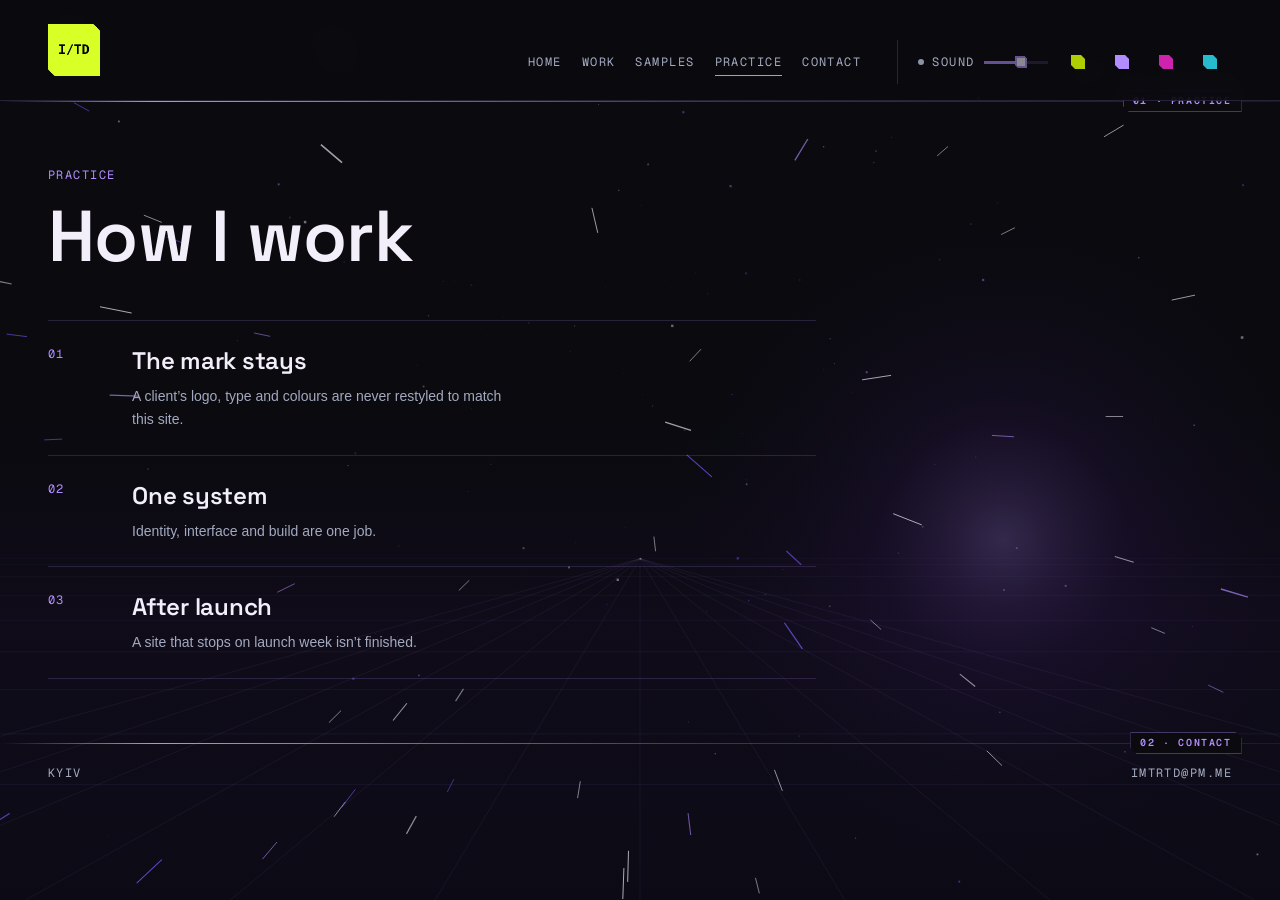
<file: practice.html>
<!DOCTYPE html>

<html class="antialiased" lang="en"><head><script>try{var a=localStorage.getItem("imtrtd-accent");if(a==="lime"||a==="magenta"||a==="cyan")document.documentElement.dataset.accent=a}catch(e){}</script><meta content="summary_large_image" name="twitter:card"/><meta content="imtrtd.space" property="og:title"/><meta content="https://velvet-apex-iris-acorn.grok.me/og.jpg" property="og:image"/><meta content="1200" property="og:image:width"/><meta content="630" property="og:image:height"/><meta content="https://velvet-apex-iris-acorn.grok.me/x-banner.jpg" property="x:game:image"/><meta content="1200" property="x:game:image:width"/><meta content="264" property="x:game:image:height"/><meta charset="utf-8"/><meta content="width=device-width, initial-scale=1" name="viewport"/><link data-precedence="default" href="assets/styles-AITc7i4Y.css" rel="stylesheet"/><link data-precedence="default" href="https://fonts.googleapis.com/css2?family=Arimo:wght@400;500;600;700&family=Geist+Mono:wght@400;600;700&display=swap" rel="stylesheet"/><title>imtrtd.space</title><meta content="#0a0a0f" name="theme-color"/><meta content="imtrtd.space — Im Trying To Design. The studio site." name="description"/><link href="favicon.svg" rel="icon" type="image/svg+xml"/><link href="favicon-32x32.png" rel="icon" sizes="32x32" type="image/png"/><link href="favicon.ico" rel="icon" sizes="any"/><link href="apple-touch-icon.png" rel="apple-touch-icon"/><link href="https://fonts.googleapis.com" rel="preconnect"/><link crossorigin="anonymous" href="https://fonts.gstatic.com" rel="preconnect"/><link href="__grok/icon-180.png" rel="apple-touch-icon"/><meta content="imtrtd.space" name="apple-mobile-web-app-title"/><meta content="black" name="apple-mobile-web-app-status-bar-style"/><meta content="01a12a42-2c07-7f63-a3ba-faefddaf1310" name="grok-project-id"/><meta content="01a12a42-2c07-7f63-a3ba-faefddaf1310" property="grok:app_id"/><meta content="@Pseudocx" property="x:creator"/><meta content="2080774896229998592" property="x:creator:id"/><link href="assets/merge-palette.css" rel="stylesheet"/><link href="https://fonts.googleapis.com/css2?family=Space+Grotesk:wght@500;600;700&display=swap" rel="stylesheet"/><script defer="" src="assets/studio.js"></script></head><body class="font-sans text-paper"><canvas aria-hidden="true" class="cosmos-field"></canvas><div class="site-layer"><!--$--><div class="min-h-dvh text-paper"><header class="sticky top-0 z-30 grid grid-cols-[1fr_auto] items-center gap-x-2 border-b border-hair bg-ink/80 px-4 pt-2 pb-1 backdrop-blur-md sm:px-6 lg:grid-cols-[auto_1fr_auto] lg:items-end lg:px-8 lg:py-4 xl:px-12"><a aria-label="ImTryingToDesign, home" class="inline-flex min-w-0 items-center gap-2.5 py-2 sm:gap-3.5" data-fx="logo" href="index.html"><img alt="I/TD" class="logo-mark" height="56" src="logo-mark.png" width="56"/></a><div class="flex items-center"><button aria-pressed="false" class="label inline-flex h-11 items-center gap-2 text-mute transition-colors duration-200 hover:text-paper" data-sound="true" type="button"><span class="size-1.5 rounded-full bg-mute"></span><span class="max-[340px]:sr-only">Sound</span></button><div aria-label="Site colour" class="flex items-center" role="radiogroup"><button aria-checked="true" aria-label="Lime" class="grid size-9 place-items-center sm:size-11" data-fx="lime" role="radio" type="button"><span class="size-3.5 ring-2 ring-paper ring-offset-2 ring-offset-ink" style="background:#d8ff00;box-shadow:0 0 12px #d8ff00;clip-path:polygon(0 0, calc(100% - 4px) 0, 100% 4px, 100% 100%, 4px 100%, 0 calc(100% - 4px))"></span></button><button aria-checked="false" aria-label="Violet" class="grid size-9 place-items-center sm:size-11" data-fx="violet" role="radio" type="button"><span class="size-3.5 opacity-80" style="background:#bf00ff;clip-path:polygon(0 0, calc(100% - 4px) 0, 100% 4px, 100% 100%, 4px 100%, 0 calc(100% - 4px))"></span></button><button aria-checked="false" aria-label="Magenta" class="grid size-9 place-items-center sm:size-11" data-fx="magenta" role="radio" type="button"><span class="size-3.5 opacity-80" style="background:#ff2bd6;clip-path:polygon(0 0, calc(100% - 4px) 0, 100% 4px, 100% 100%, 4px 100%, 0 calc(100% - 4px))"></span></button><button aria-checked="false" aria-label="Cyan" class="grid size-9 place-items-center sm:size-11" data-fx="cyan" role="radio" type="button"><span class="size-3.5 opacity-80" style="background:#2ee9ff;clip-path:polygon(0 0, calc(100% - 4px) 0, 100% 4px, 100% 100%, 4px 100%, 0 calc(100% - 4px))"></span></button></div></div><nav class="col-span-2 -mx-4 flex gap-x-1 overflow-x-auto px-4 sm:-mx-6 sm:px-6 lg:col-span-1 lg:col-start-2 lg:row-start-1 lg:mx-0 lg:justify-end lg:gap-x-4 lg:overflow-visible lg:px-0 xl:gap-x-5"><a class="label inline-flex h-11 shrink-0 items-center text-mute transition-colors duration-200 hover:text-paper data-[status=active]:text-paper" data-fx="home" href="index.html">Home</a><a class="label inline-flex h-11 shrink-0 items-center text-mute transition-colors duration-200 hover:text-paper data-[status=active]:text-paper" data-fx="work" href="selected.html">Work</a><a class="label inline-flex h-11 shrink-0 items-center text-mute transition-colors duration-200 hover:text-paper data-[status=active]:text-paper" data-fx="samples" href="archive.html">Samples</a><a aria-current="page" class="label inline-flex h-11 shrink-0 items-center text-mute transition-colors duration-200 hover:text-paper data-[status=active]:text-paper active" data-fx="practice" data-status="active" href="practice.html">Practice</a><a class="label inline-flex h-11 shrink-0 items-center text-mute transition-colors duration-200 hover:text-paper data-[status=active]:text-paper" data-fx="contact" href="contact.html">Contact</a></nav></header><main class="px-4 py-8 sm:px-6 sm:py-12 lg:px-8 lg:py-16 xl:px-12 border-t border-hair" data-div="01 · Practice"><p class="label text-signal">Practice</p><h1 class="mt-4 max-w-[14ch] font-display text-5xl font-semibold tracking-tight md:text-7xl">How I work</h1><ul class="mt-12 max-w-3xl border-t border-hair"><li class="grid gap-3 border-b border-hair py-6 md:grid-cols-[4.5rem_1fr]"><span class="label text-signal">01</span><span><span class="font-display text-2xl font-semibold">The mark stays</span><span class="mt-2 block max-w-[48ch] text-sm leading-relaxed text-mute">A client’s logo, type and colours are never restyled to match this site.</span></span></li><li class="grid gap-3 border-b border-hair py-6 md:grid-cols-[4.5rem_1fr]"><span class="label text-signal">02</span><span><span class="font-display text-2xl font-semibold">One system</span><span class="mt-2 block max-w-[48ch] text-sm leading-relaxed text-mute">Identity, interface and build are one job.</span></span></li><li class="grid gap-3 border-b border-hair py-6 md:grid-cols-[4.5rem_1fr]"><span class="label text-signal">03</span><span><span class="font-display text-2xl font-semibold">After launch</span><span class="mt-2 block max-w-[48ch] text-sm leading-relaxed text-mute">A site that stops on launch week isn’t finished.</span></span></li></ul></main><footer class="flex flex-wrap items-baseline justify-between gap-3 border-t border-hair px-4 py-5 sm:px-6 lg:px-8 xl:px-12" data-div="02 · Contact"><p class="label text-mute">Kyiv</p><a class="label text-mute transition-colors duration-200 hover:text-paper" data-fx="mail" href="mailto:imtrtd@pm.me">imtrtd@pm.me</a></footer></div><!--/$--></div><script>
if (window.matchMedia('(max-width: 767px)').matches) {
  const pages = ['index.html', 'selected.html', 'archive.html', 'practice.html', 'contact.html'];
  const current = location.pathname.split('/').pop() || 'index.html';
  const idx = pages.indexOf(current);
  if (idx !== -1) {
    let startX = 0;
    document.addEventListener('touchstart', e => { startX = e.changedTouches[0].screenX; }, {passive: true});
    document.addEventListener('touchend', e => {
      const diff = startX - e.changedTouches[0].screenX;
      if (Math.abs(diff) < 60) return;
      if (diff > 0 && idx < pages.length - 1) location.href = pages[idx + 1];
      else if (diff < 0 && idx > 0) location.href = pages[idx - 1];
    }, {passive: true});
  }
}
</script></body></html>
</file>
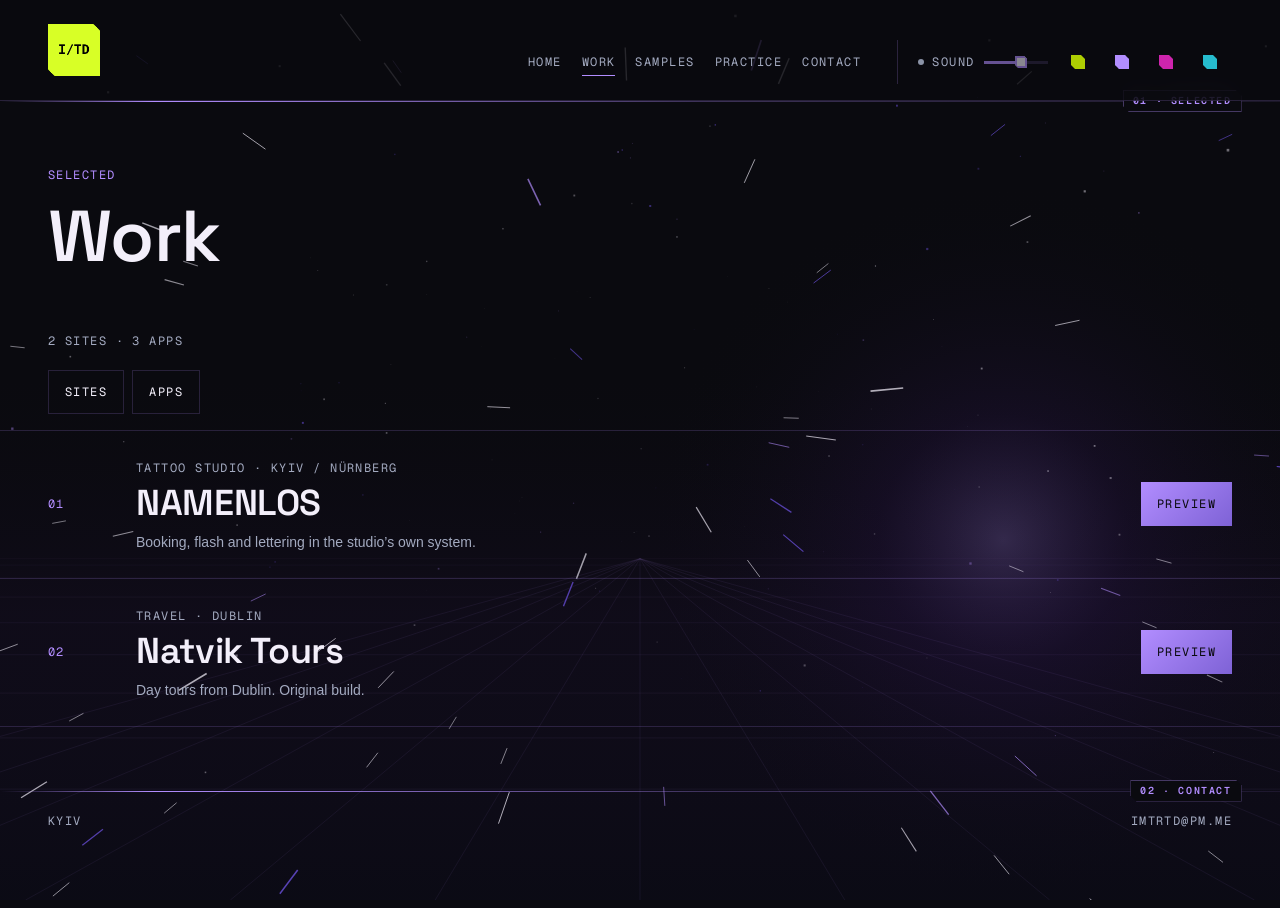
<file: selected.html>
<!DOCTYPE html>

<html class="antialiased" lang="en"><head><script>try{var a=localStorage.getItem("imtrtd-accent");if(a==="lime"||a==="magenta"||a==="cyan")document.documentElement.dataset.accent=a}catch(e){}</script><meta content="summary_large_image" name="twitter:card"/><meta content="imtrtd.space" property="og:title"/><meta content="https://velvet-apex-iris-acorn.grok.me/og.jpg" property="og:image"/><meta content="1200" property="og:image:width"/><meta content="630" property="og:image:height"/><meta content="https://velvet-apex-iris-acorn.grok.me/x-banner.jpg" property="x:game:image"/><meta content="1200" property="x:game:image:width"/><meta content="264" property="x:game:image:height"/><meta charset="utf-8"/><meta content="width=device-width, initial-scale=1" name="viewport"/><link data-precedence="default" href="assets/styles-AITc7i4Y.css" rel="stylesheet"/><link data-precedence="default" href="https://fonts.googleapis.com/css2?family=Arimo:wght@400;500;600;700&family=Geist+Mono:wght@400;600;700&display=swap" rel="stylesheet"/><title>imtrtd.space</title><meta content="#0a0a0f" name="theme-color"/><meta content="imtrtd.space — Im Trying To Design. The studio site." name="description"/><link href="favicon.svg" rel="icon" type="image/svg+xml"/><link href="favicon-32x32.png" rel="icon" sizes="32x32" type="image/png"/><link href="favicon.ico" rel="icon" sizes="any"/><link href="apple-touch-icon.png" rel="apple-touch-icon"/><link href="https://fonts.googleapis.com" rel="preconnect"/><link crossorigin="anonymous" href="https://fonts.gstatic.com" rel="preconnect"/><link href="__grok/icon-180.png" rel="apple-touch-icon"/><meta content="imtrtd.space" name="apple-mobile-web-app-title"/><meta content="black" name="apple-mobile-web-app-status-bar-style"/><meta content="01a12a42-2c07-7f63-a3ba-faefddaf1310" name="grok-project-id"/><meta content="01a12a42-2c07-7f63-a3ba-faefddaf1310" property="grok:app_id"/><meta content="@Pseudocx" property="x:creator"/><meta content="2080774896229998592" property="x:creator:id"/><link href="assets/merge-palette.css" rel="stylesheet"/><link href="https://fonts.googleapis.com/css2?family=Space+Grotesk:wght@500;600;700&display=swap" rel="stylesheet"/><script defer="" src="assets/studio.js"></script></head><body class="font-sans text-paper"><canvas aria-hidden="true" class="cosmos-field"></canvas><div class="site-layer"><!--$--><div class="min-h-dvh text-paper"><header class="sticky top-0 z-30 grid grid-cols-[1fr_auto] items-center gap-x-2 border-b border-hair bg-ink/80 px-4 pt-2 pb-1 backdrop-blur-md sm:px-6 lg:grid-cols-[auto_1fr_auto] lg:items-end lg:px-8 lg:py-4 xl:px-12"><a aria-label="ImTryingToDesign, home" class="inline-flex min-w-0 items-center gap-2.5 py-2 sm:gap-3.5" data-fx="logo" href="index.html"><img alt="I/TD" class="logo-mark" height="56" src="logo-mark.png" width="56"/></a><div class="flex items-center"><button aria-pressed="false" class="label inline-flex h-11 items-center gap-2 text-mute transition-colors duration-200 hover:text-paper" data-sound="true" type="button"><span class="size-1.5 rounded-full bg-mute"></span><span class="max-[340px]:sr-only">Sound</span></button><div aria-label="Site colour" class="flex items-center" role="radiogroup"><button aria-checked="true" aria-label="Lime" class="grid size-9 place-items-center sm:size-11" data-fx="lime" role="radio" type="button"><span class="size-3.5 ring-2 ring-paper ring-offset-2 ring-offset-ink" style="background:#d8ff00;box-shadow:0 0 12px #d8ff00;clip-path:polygon(0 0, calc(100% - 4px) 0, 100% 4px, 100% 100%, 4px 100%, 0 calc(100% - 4px))"></span></button><button aria-checked="false" aria-label="Violet" class="grid size-9 place-items-center sm:size-11" data-fx="violet" role="radio" type="button"><span class="size-3.5 opacity-80" style="background:#bf00ff;clip-path:polygon(0 0, calc(100% - 4px) 0, 100% 4px, 100% 100%, 4px 100%, 0 calc(100% - 4px))"></span></button><button aria-checked="false" aria-label="Magenta" class="grid size-9 place-items-center sm:size-11" data-fx="magenta" role="radio" type="button"><span class="size-3.5 opacity-80" style="background:#ff2bd6;clip-path:polygon(0 0, calc(100% - 4px) 0, 100% 4px, 100% 100%, 4px 100%, 0 calc(100% - 4px))"></span></button><button aria-checked="false" aria-label="Cyan" class="grid size-9 place-items-center sm:size-11" data-fx="cyan" role="radio" type="button"><span class="size-3.5 opacity-80" style="background:#2ee9ff;clip-path:polygon(0 0, calc(100% - 4px) 0, 100% 4px, 100% 100%, 4px 100%, 0 calc(100% - 4px))"></span></button></div></div><nav class="col-span-2 -mx-4 flex gap-x-1 overflow-x-auto px-4 sm:-mx-6 sm:px-6 lg:col-span-1 lg:col-start-2 lg:row-start-1 lg:mx-0 lg:justify-end lg:gap-x-4 lg:overflow-visible lg:px-0 xl:gap-x-5"><a class="label inline-flex h-11 shrink-0 items-center text-mute transition-colors duration-200 hover:text-paper data-[status=active]:text-paper" data-fx="home" href="index.html">Home</a><a aria-current="page" class="label inline-flex h-11 shrink-0 items-center text-mute transition-colors duration-200 hover:text-paper data-[status=active]:text-paper active" data-fx="work" data-status="active" href="selected.html">Work</a><a class="label inline-flex h-11 shrink-0 items-center text-mute transition-colors duration-200 hover:text-paper data-[status=active]:text-paper" data-fx="samples" href="archive.html">Samples</a><a class="label inline-flex h-11 shrink-0 items-center text-mute transition-colors duration-200 hover:text-paper data-[status=active]:text-paper" data-fx="practice" href="practice.html">Practice</a><a class="label inline-flex h-11 shrink-0 items-center text-mute transition-colors duration-200 hover:text-paper data-[status=active]:text-paper" data-fx="contact" href="contact.html">Contact</a></nav></header><main class="py-10 md:py-16 border-t border-hair" data-div="01 · Selected"><div class="px-4 sm:px-6 lg:px-8 xl:px-12"><p class="label text-signal">Selected</p><h1 class="mt-4 font-display text-5xl font-semibold tracking-tight md:text-7xl">Work</h1></div><div class="mt-10"><div class="flex flex-wrap items-baseline justify-between gap-3 px-4 py-5 sm:px-6 lg:px-8 xl:px-12"><p class="label text-mute" id="work-count">2 sites · 3 apps</p></div><div class="flex gap-2 px-4 pb-4 sm:px-6 lg:px-8 xl:px-12"><button class="tab-btn label h-11 px-4 border border-hair data-[active=true]:bg-signal data-[active=true]:text-ink" data-tab="sites" data-active="true">Sites</button><button class="tab-btn label h-11 px-4 border border-hair data-[active=true]:bg-signal data-[active=true]:text-ink" data-tab="apps">Apps</button></div><ul class="border-t border-hair" id="work-list"><!-- Sites --><li class="work-row grid gap-3 border-b border-hair px-4 py-5 sm:px-6 md:grid-cols-[4.5rem_minmax(0,1fr)_auto] md:items-center md:gap-4 lg:px-8 lg:py-6 xl:px-12" data-type="sites"><span class="label text-signal">01</span><span><span class="label text-mute">Tattoo studio · Kyiv / Nürnberg</span><span class="mt-1 block font-display text-2xl font-semibold tracking-tight break-words sm:text-3xl lg:text-4xl">NAMENLOS</span><span class="mt-2 block max-w-[54ch] text-sm leading-relaxed text-mute">Booking, flash and lettering in the studio’s own system.</span></span><a class="label inline-flex h-11 w-full shrink-0 items-center justify-center bg-signal px-4 text-ink transition-transform duration-200 ease-out hover:-translate-y-px md:w-auto" href="work/namenlos.html">Preview</a></li><li class="work-row grid gap-3 border-b border-hair px-4 py-5 sm:px-6 md:grid-cols-[4.5rem_minmax(0,1fr)_auto] md:items-center md:gap-4 lg:px-8 lg:py-6 xl:px-12" data-type="sites"><span class="label text-signal">02</span><span><span class="label text-mute">Travel · Dublin</span><span class="mt-1 block font-display text-2xl font-semibold tracking-tight break-words sm:text-3xl lg:text-4xl">Natvik Tours</span><span class="mt-2 block max-w-[54ch] text-sm leading-relaxed text-mute">Day tours from Dublin. Original build.</span></span><a class="label inline-flex h-11 w-full shrink-0 items-center justify-center bg-signal px-4 text-ink transition-transform duration-200 ease-out hover:-translate-y-px md:w-auto" href="work/natvik.html">Preview</a></li><!-- Apps --><li class="work-row grid gap-3 border-b border-hair px-4 py-5 sm:px-6 md:grid-cols-[4.5rem_minmax(0,1fr)_auto] md:items-center md:gap-4 lg:px-8 lg:py-6 xl:px-12 hidden" data-type="apps"><span class="label text-signal">01</span><span><span class="label text-mute">Music app · Browser</span><span class="mt-1 block font-display text-2xl font-semibold tracking-tight break-words sm:text-3xl lg:text-4xl">PULSEBOX</span><span class="mt-2 block max-w-[54ch] text-sm leading-relaxed text-mute">8-bit chiptune studio. Four channels, sixteen steps.</span></span><a class="label inline-flex h-11 w-full shrink-0 items-center justify-center bg-signal px-4 text-ink transition-transform duration-200 ease-out hover:-translate-y-px md:w-auto" href="work/pulse-box.html">Preview</a></li><li class="work-row grid gap-3 border-b border-hair px-4 py-5 sm:px-6 md:grid-cols-[4.5rem_minmax(0,1fr)_auto] md:items-center md:gap-4 lg:px-8 lg:py-6 xl:px-12 hidden" data-type="apps"><span class="label text-signal">02</span><span><span class="label text-mute">Product · Remote</span><span class="mt-1 block font-display text-2xl font-semibold tracking-tight break-words sm:text-3xl lg:text-4xl">CUEBOX</span><span class="mt-2 block max-w-[54ch] text-sm leading-relaxed text-mute">A library for prompts, chats and variables.</span></span><a class="label inline-flex h-11 w-full shrink-0 items-center justify-center bg-signal px-4 text-ink transition-transform duration-200 ease-out hover:-translate-y-px md:w-auto" href="work/cuebox.html">Preview</a></li><li class="work-row grid gap-3 border-b border-hair px-4 py-5 sm:px-6 md:grid-cols-[4.5rem_minmax(0,1fr)_auto] md:items-center md:gap-4 lg:px-8 lg:py-6 xl:px-12 hidden" data-type="apps"><span class="label text-signal">03</span><span><span class="label text-mute">Tool · Kyiv</span><span class="mt-1 block font-display text-2xl font-semibold tracking-tight break-words sm:text-3xl lg:text-4xl">Tattoo Lab</span><span class="mt-2 block max-w-[54ch] text-sm leading-relaxed text-mute">Stencil editor. Threshold, draw, export.</span></span><a class="label inline-flex h-11 w-full shrink-0 items-center justify-center bg-signal px-4 text-ink transition-transform duration-200 ease-out hover:-translate-y-px md:w-auto" href="work/lab.html">Preview</a></li></ul></div></main><footer class="flex flex-wrap items-baseline justify-between gap-3 border-t border-hair px-4 py-5 sm:px-6 lg:px-8 xl:px-12" data-div="02 · Contact"><p class="label text-mute">Kyiv</p><a class="label text-mute transition-colors duration-200 hover:text-paper" data-fx="mail" href="mailto:imtrtd@pm.me">imtrtd@pm.me</a></footer></div><!--/$--></div><script>
function switchTab(tab) {
  document.querySelectorAll('.tab-btn').forEach(b => b.dataset.active = b.dataset.tab === tab ? 'true' : 'false');
  document.querySelectorAll('#work-list li').forEach(li => {
    li.classList.toggle('hidden', li.dataset.type !== tab);
  });
  const count = document.querySelectorAll(`#work-list li[data-type="${tab}"]`).length;
  document.getElementById('work-count').textContent = tab === 'sites' ? `${count} sites` : `${count} apps`;
}

document.querySelectorAll('.tab-btn').forEach(btn => {
  btn.addEventListener('click', () => switchTab(btn.dataset.tab));
});

// Swipe between Sites/Apps (mobile only)
if (window.matchMedia('(max-width: 767px)').matches) {
  let touchStartX = 0;
  let touchEndX = 0;
  const list = document.getElementById('work-list');
  if (list) {
    list.addEventListener('touchstart', e => { touchStartX = e.changedTouches[0].screenX; }, {passive: true});
    list.addEventListener('touchend', e => {
      touchEndX = e.changedTouches[0].screenX;
      const diff = touchStartX - touchEndX;
      if (Math.abs(diff) < 50) return;
      const current = document.querySelector('.tab-btn[data-active="true"]').dataset.tab;
      if (diff > 0 && current === 'sites') switchTab('apps');
      else if (diff < 0 && current === 'apps') switchTab('sites');
    }, {passive: true});
  }
}

// Nav swipe (mobile only)
if (window.matchMedia('(max-width: 767px)').matches) {
  const pages = ['index.html', 'selected.html', 'archive.html', 'practice.html', 'contact.html'];
  const current = location.pathname.split('/').pop() || 'index.html';
  const idx = pages.indexOf(current);
  if (idx !== -1) {
    let startX = 0;
    document.addEventListener('touchstart', e => { startX = e.changedTouches[0].screenX; }, {passive: true});
    document.addEventListener('touchend', e => {
      const diff = startX - e.changedTouches[0].screenX;
      if (Math.abs(diff) < 60) return;
      if (diff > 0 && idx < pages.length - 1) location.href = pages[idx + 1];
      else if (diff < 0 && idx > 0) location.href = pages[idx - 1];
    }, {passive: true});
  }
}
</script></body></html>
</file>
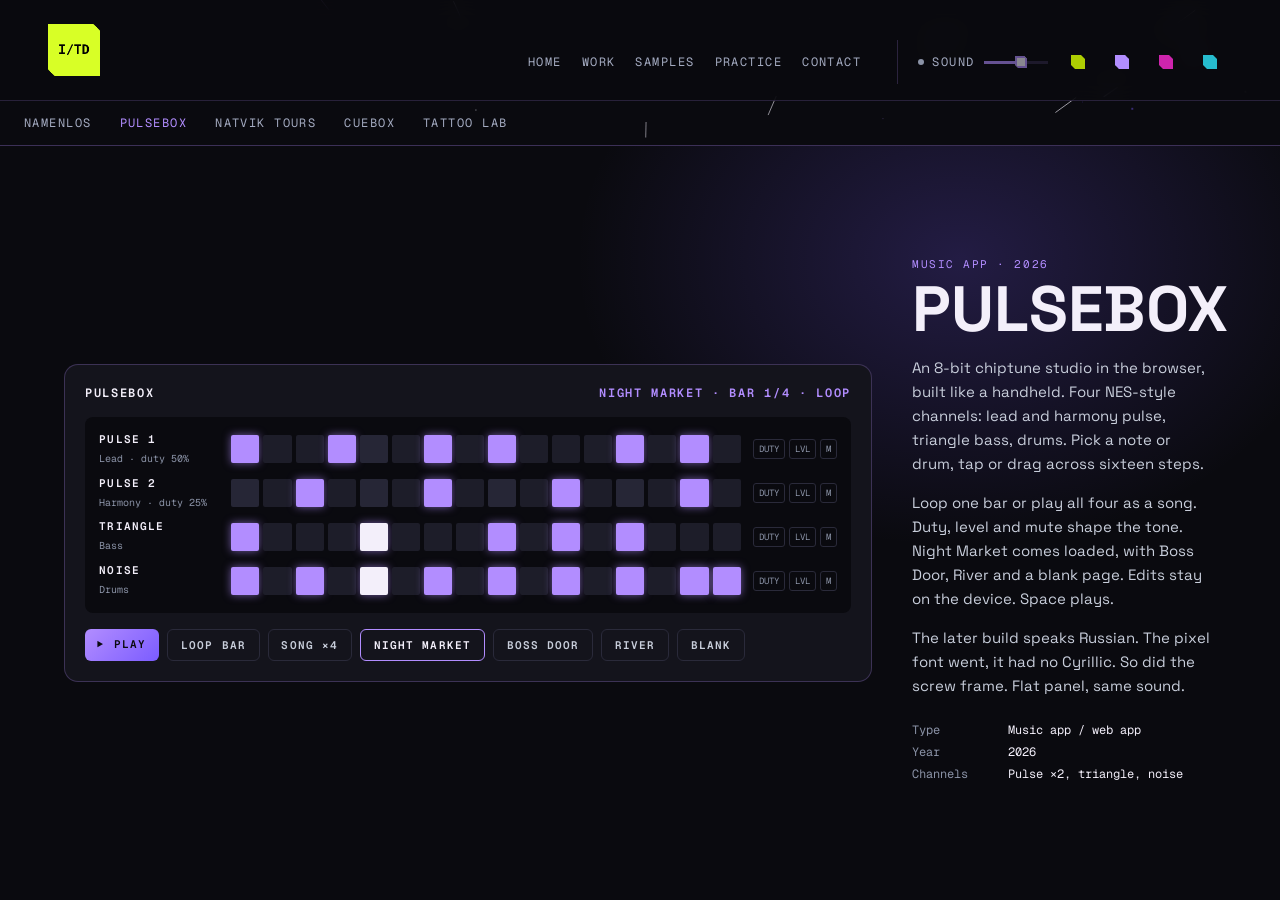
<file: work/pulse-box.html>
<!DOCTYPE html>

<html class="antialiased" lang="en"><head><script>try{var a=localStorage.getItem("imtrtd-accent");if(a==="lime"||a==="magenta"||a==="cyan")document.documentElement.dataset.accent=a}catch(e){}</script><meta content="summary_large_image" name="twitter:card"/><meta content="imtrtd.space" property="og:title"/><meta content="https://velvet-apex-iris-acorn.grok.me/og.jpg" property="og:image"/><meta content="1200" property="og:image:width"/><meta content="630" property="og:image:height"/><meta content="https://velvet-apex-iris-acorn.grok.me/x-banner.jpg" property="x:game:image"/><meta content="1200" property="x:game:image:width"/><meta content="264" property="x:game:image:height"/><meta charset="utf-8"/><meta content="width=device-width, initial-scale=1" name="viewport"/><link as="image" href="../logo.jpg" rel="preload"/><link data-precedence="default" href="../assets/styles-AITc7i4Y.css" rel="stylesheet"/><link data-precedence="default" href="https://fonts.googleapis.com/css2?family=Arimo:wght@400;500;600;700&amp;family=Geist+Mono:wght@400;600;700&amp;display=swap" rel="stylesheet"/><title>PULSEBOX — imtrtd.space</title><meta content="#0a0a0f" name="theme-color"/><meta content="imtrtd.space — Im Trying To Design. The studio site." name="description"/><link href="../favicon.svg" rel="icon" type="image/svg+xml"/><link href="../favicon-32x32.png" rel="icon" sizes="32x32" type="image/png"/><link href="../favicon.ico" rel="icon" sizes="any"/><link href="../apple-touch-icon.png" rel="apple-touch-icon"/><link href="https://fonts.googleapis.com" rel="preconnect"/><link crossorigin="anonymous" href="https://fonts.gstatic.com" rel="preconnect"/><link href="../__grok/icon-180.png" rel="apple-touch-icon"/><meta content="imtrtd.space" name="apple-mobile-web-app-title"/><meta content="black" name="apple-mobile-web-app-status-bar-style"/><meta content="01a12a42-2c07-7f63-a3ba-faefddaf1310" name="grok-project-id"/><meta content="01a12a42-2c07-7f63-a3ba-faefddaf1310" property="grok:app_id"/><meta content="@Pseudocx" property="x:creator"/><meta content="2080774896229998592" property="x:creator:id"/><link href="../assets/merge-palette.css" rel="stylesheet"/><link href="https://fonts.googleapis.com/css2?family=Space+Grotesk:wght@500;600;700&amp;display=swap" rel="stylesheet"/><script defer="" src="../assets/studio.js"></script></head><body class="font-sans text-paper"><canvas aria-hidden="true" class="cosmos-field"></canvas><div class="site-layer"><!--$--><div class="flex h-dvh flex-col text-paper"><header class="sticky top-0 z-30 grid grid-cols-[1fr_auto] items-center gap-x-2 border-b border-hair bg-ink/80 px-4 pt-2 pb-1 backdrop-blur-md sm:px-6 lg:grid-cols-[auto_1fr_auto] lg:items-end lg:px-8 lg:py-4 xl:px-12"><a aria-label="ImTryingToDesign, home" class="inline-flex min-w-0 items-center gap-2.5 py-2 sm:gap-3.5" data-fx="logo" href="../index.html"><img alt="I/TD" class="logo-mark" src="../logo-mark.png" width="56" height="56"/></a><div class="flex items-center"><button aria-pressed="false" class="label inline-flex h-11 items-center gap-2 text-mute transition-colors duration-200 hover:text-paper" data-sound="true" type="button"><span class="size-1.5 rounded-full bg-mute"></span><span class="max-[340px]:sr-only">Sound</span></button><div aria-label="Site colour" class="flex items-center" role="radiogroup"><button aria-checked="true" aria-label="Lime" class="grid size-9 place-items-center sm:size-11" data-fx="lime" role="radio" type="button"><span class="size-3.5 ring-2 ring-paper ring-offset-2 ring-offset-ink" style="background:#d8ff00;box-shadow:0 0 12px #d8ff00;clip-path:polygon(0 0, calc(100% - 4px) 0, 100% 4px, 100% 100%, 4px 100%, 0 calc(100% - 4px))"></span></button><button aria-checked="false" aria-label="Violet" class="grid size-9 place-items-center sm:size-11" data-fx="violet" role="radio" type="button"><span class="size-3.5 opacity-80" style="background:#bf00ff;clip-path:polygon(0 0, calc(100% - 4px) 0, 100% 4px, 100% 100%, 4px 100%, 0 calc(100% - 4px))"></span></button><button aria-checked="false" aria-label="Magenta" class="grid size-9 place-items-center sm:size-11" data-fx="magenta" role="radio" type="button"><span class="size-3.5 opacity-80" style="background:#ff2bd6;clip-path:polygon(0 0, calc(100% - 4px) 0, 100% 4px, 100% 100%, 4px 100%, 0 calc(100% - 4px))"></span></button><button aria-checked="false" aria-label="Cyan" class="grid size-9 place-items-center sm:size-11" data-fx="cyan" role="radio" type="button"><span class="size-3.5 opacity-80" style="background:#2ee9ff;clip-path:polygon(0 0, calc(100% - 4px) 0, 100% 4px, 100% 100%, 4px 100%, 0 calc(100% - 4px))"></span></button></div></div><nav class="col-span-2 -mx-4 flex gap-x-1 overflow-x-auto px-4 sm:-mx-6 sm:px-6 lg:col-span-1 lg:col-start-2 lg:row-start-1 lg:mx-0 lg:justify-end lg:gap-x-4 lg:overflow-visible lg:px-0 xl:gap-x-5"><a class="label inline-flex h-11 shrink-0 items-center text-mute transition-colors duration-200 hover:text-paper data-[status=active]:text-paper" data-fx="home" href="../index.html">Home</a><a class="label inline-flex h-11 shrink-0 items-center text-mute transition-colors duration-200 hover:text-paper data-[status=active]:text-paper" data-fx="work" href="../selected.html">Work</a><a class="label inline-flex h-11 shrink-0 items-center text-mute transition-colors duration-200 hover:text-paper data-[status=active]:text-paper" data-fx="samples" href="../archive.html">Samples</a><a class="label inline-flex h-11 shrink-0 items-center text-mute transition-colors duration-200 hover:text-paper data-[status=active]:text-paper" data-fx="practice" href="../practice.html">Practice</a><a class="label inline-flex h-11 shrink-0 items-center text-mute transition-colors duration-200 hover:text-paper data-[status=active]:text-paper" data-fx="contact" href="../contact.html">Contact</a></nav></header><div class="flex min-h-0 flex-1 flex-col"><nav aria-label="Projects" class="flex shrink-0 gap-1 overflow-x-auto border-b border-hair px-3"><a class="label inline-flex h-11 shrink-0 items-center px-3 transition-colors duration-200 text-mute hover:text-paper text-mute" href="namenlos.html">NAMENLOS</a><a aria-current="page" class="label inline-flex h-11 shrink-0 items-center px-3 transition-colors duration-200 hover:text-paper text-signal" href="pulse-box.html">PULSEBOX</a><a class="label inline-flex h-11 shrink-0 items-center px-3 transition-colors duration-200 text-mute hover:text-paper text-mute" href="natvik.html">Natvik Tours</a><a class="label inline-flex h-11 shrink-0 items-center px-3 transition-colors duration-200 text-mute" href="cuebox.html">CUEBOX</a><a class="label inline-flex h-11 shrink-0 items-center px-3 transition-colors duration-200 text-mute hover:text-paper text-mute" href="lab.html">Tattoo Lab</a></nav><div class="relative min-h-0 flex-1 bg-ink"><p class="opening-label label pointer-events-none absolute inset-0 grid place-items-center text-mute">Opening <!-- -->CUEBOX</p><iframe class="preview-frame absolute inset-0 h-full w-full border-0 bg-ink" src="../sites/pulse-box/index.html" title="PULSEBOX"></iframe></div></div></div><!--/$--></div></body></html>
</file>
<file: assets/merge-palette.css>
/* Merge layer: old imtrtd.space palette on the new structure */
html,html:root{
  --color-ink:#0a0a0f; --color-ink-soft:#14141c; --color-paper:#f3effa;
  --color-mute:#8b93a7; --color-fog:#c8cedb; --color-signal:#b28dff;
  --color-signal-deep:#7b5cff; --color-hair:rgba(178,141,255,.18);
}
html,body{background:#0a0a0f;color:#f3effa}
body{background:
  radial-gradient(60rem 40rem at 85% -10%,rgba(123,92,255,.18),transparent 60%),
  radial-gradient(50rem 35rem at -10% 110%,rgba(178,141,255,.10),transparent 60%),#0a0a0f fixed}
::selection{color:#0a0a0f;background:var(--color-signal)}
header.sticky{background:rgba(10,10,15,.82)!important;border-bottom-color:rgba(178,141,255,.18)!important}
/* blend: old Space Grotesk for display type, new Arimo/Geist Mono for body/labels */
.font-display,h1,h2,h3{font-family:"Space Grotesk",Arial,"Arimo",sans-serif!important;letter-spacing:-.01em}
.bg-signal{background:linear-gradient(135deg,var(--color-signal),color-mix(in oklab,var(--color-signal) 60%,#3b1d99))!important;color:#0a0a0f!important}
.bg-signal:hover{box-shadow:0 0 24px color-mix(in oklab,var(--color-signal) 45%,transparent)}
.work-row:hover{background:#14141c}
.text-signal{color:var(--color-signal)!important}
.border-hair{border-color:rgba(178,141,255,.18)!important}

/* accent alternatives (original options) */
html[data-accent=lime]{--color-signal:#d8ff00}
html[data-accent=magenta]{--color-signal:#ff2bd6}
html[data-accent=cyan]{--color-signal:#2ee9ff}
html[data-accent=violet]{--color-signal:#b28dff}
html{background:#0a0a0f}
.hero-glitch{text-shadow:-1px 0 #7b5cff,1px 0 var(--color-signal)}
.hero-glitch:before{color:#7b5cff}.hero-glitch:after{color:var(--color-signal)}.hero-glitch:hover{color:var(--color-signal)}
.preview-frame{opacity:0;transition:opacity .45s}.preview-frame.is-loaded{opacity:1}
.opening-label{transition:opacity .3s}.opening-label.is-hidden{opacity:0}
[data-sound][aria-pressed=true] .rounded-full{background:var(--color-signal);box-shadow:0 0 8px var(--color-signal)}
/* text & label readability pass */
.logo-mark{width:44px;height:44px;display:block;flex-shrink:0}
@media(min-width:1024px){.logo-mark{width:52px;height:52px}}
.label{font-size:.75rem!important;letter-spacing:.12em!important;line-height:1.5}
.text-mute{color:#a3aac0!important}
.text-paper\/80{color:rgba(243,239,250,.86)!important}
.hero-title{text-shadow:0 2px 24px rgba(10,10,15,.6)}
.pulse-copy p.label,.pulse-copy p{position:relative;z-index:2}
@media(max-width:1023px){
  header nav{gap:.25rem 1.1rem!important;flex-wrap:wrap;overflow:visible!important}
  [aria-label="Site colour"] button{width:2rem!important;height:2.25rem!important}
  .pulse-figure{opacity:.9}
}
@media(max-width:420px){.pulse-copy .hero-title{font-size:3rem;line-height:.95}}
@media(min-width:1024px){[data-sound]{margin-left:1.75rem;padding-left:1.25rem;border-left:1px solid rgba(178,141,255,.2)}}
/* ---- section dividers ---- */
[data-div]{position:relative;border-top-color:transparent!important}
[data-div]::before{content:"";position:absolute;left:0;right:0;top:-1px;height:1px;pointer-events:none;
  background:linear-gradient(90deg,transparent 0,var(--color-signal) 12%,color-mix(in oklab,var(--color-signal) 30%,transparent) 55%,rgba(178,141,255,.1) 100%)}
[data-div]::after{content:attr(data-div);position:absolute;top:-1px;right:clamp(1rem,3vw,3rem);transform:translateY(-50%);pointer-events:none;
  font:600 10px/1 "Geist Mono",ui-monospace,monospace;letter-spacing:.16em;text-transform:uppercase;color:var(--color-signal);
  background:#0a0a0f;padding:5px 9px;border:1px solid color-mix(in oklab,var(--color-signal) 35%,transparent);clip-path:polygon(0 0,calc(100% - 6px) 0,100% 6px,100% 100%,6px 100%,0 calc(100% - 6px))}
.brief-panel{border-top:1px solid color-mix(in oklab,var(--color-signal) 40%,transparent);padding-top:.9rem}
nav[aria-label=Projects]{border-bottom:1px solid color-mix(in oklab,var(--color-signal) 30%,transparent)!important}
/* ---- volume slider ---- */
.vol-wrap{display:inline-flex;align-items:center;height:2.75rem;margin:0 .5rem 0 .6rem}
.vol{-webkit-appearance:none;appearance:none;width:64px;height:16px;background:transparent;cursor:pointer;touch-action:none}
.vol::-webkit-slider-runnable-track{height:3px;background:linear-gradient(90deg,var(--color-signal) var(--v,60%),rgba(178,141,255,.22) var(--v,60%))}
.vol::-moz-range-track{height:3px;background:rgba(178,141,255,.22)}.vol::-moz-range-progress{height:3px;background:var(--color-signal)}
.vol::-webkit-slider-thumb{-webkit-appearance:none;width:12px;height:12px;margin-top:-4.5px;background:var(--color-paper);border:2px solid var(--color-signal);clip-path:polygon(0 0,calc(100% - 3px) 0,100% 3px,100% 100%,3px 100%,0 calc(100% - 3px))}
.vol::-moz-range-thumb{width:10px;height:10px;background:var(--color-paper);border:2px solid var(--color-signal);border-radius:0}
html:not(.sound-on) .vol-wrap{opacity:.55}
@media(max-width:420px){.vol{width:48px}.vol-wrap{margin:0 .15rem}}
@media(min-width:1024px){[data-sound]{margin-left:1.75rem}}
/* ---- touch: let the hero figure scroll the page on phones ---- */
.pulse-shader{touch-action:pan-y!important}
/* ---- reduced motion: keep it alive but gentle (the original CSS killed everything) ---- */
@media (prefers-reduced-motion:reduce){
  .hero-glitch:before{animation:1.6s steps(2,end) infinite glitch-shift-a,4s steps(10,end) infinite glitch-slice-a!important}
  .hero-glitch:after{animation:1.3s steps(2,end) infinite glitch-shift-b,3.6s steps(8,end) infinite glitch-slice-b!important}
  .pulse-stage{height:220vh!important}
  .pulse-pin{position:sticky!important;top:7.1rem;height:calc(100dvh - 7.1rem)!important}
  .pulse-copy{max-height:calc(34rem * (1 - var(--fold)))!important;opacity:calc(1 - var(--fold) * 1.45)!important}
  .brief-panel{max-height:calc(var(--fold) * 36rem)!important;opacity:clamp(0,(var(--fold) - .38) * 2.5,1)!important}
  .preview-frame,.opening-label,.work-row,.bg-signal{transition-duration:.3s!important}
}
@media (prefers-reduced-motion:reduce) and (max-width:1023px){.pulse-pin{top:7.6rem;height:calc(100dvh - 7.6rem)!important}.pulse-copy{max-height:calc(42vh - var(--fold) * 36vh)!important}}
/* ---- page enter + hover polish ---- */
@keyframes page-in{from{opacity:0;transform:translateY(8px)}to{opacity:1;transform:none}}
.site-layer>*{animation:page-in .5s cubic-bezier(.2,.7,.2,1) both}
.work-row a.bg-signal{transition:transform .2s,box-shadow .2s}
header nav a{position:relative}header nav a::after{content:"";position:absolute;left:0;right:100%;bottom:8px;height:1px;background:var(--color-signal);transition:right .25s}
header nav a:hover::after,header nav a.active::after{right:0}
/* ---- mobile hero: stable solar box ABOVE the text, no vh-driven jumps ---- */
.cosmos-field{height:100lvh!important}
@media(max-width:1023px){
  .pulse-stage,html .pulse-stage{height:auto!important;min-height:0}
  .pulse-pin,html .pulse-pin{position:relative!important;top:auto!important;height:auto!important;display:flex!important;flex-direction:column;gap:1rem;padding:1rem 1rem 2.5rem!important}
  .pulse-figure,html .pulse-figure{order:-1;position:relative;width:100%!important;max-width:32rem;height:auto!important;aspect-ratio:6/5;align-self:center;margin:0!important;transform:none!important;opacity:1!important}
  .pulse-copy,html .pulse-copy{max-height:none!important;opacity:1!important;transform:none!important;overflow:visible}
  .brief-panel,html .brief-panel{max-height:none!important;opacity:1!important;transform:none!important;pointer-events:auto!important;width:100%;margin-top:1rem}
}
</file>
